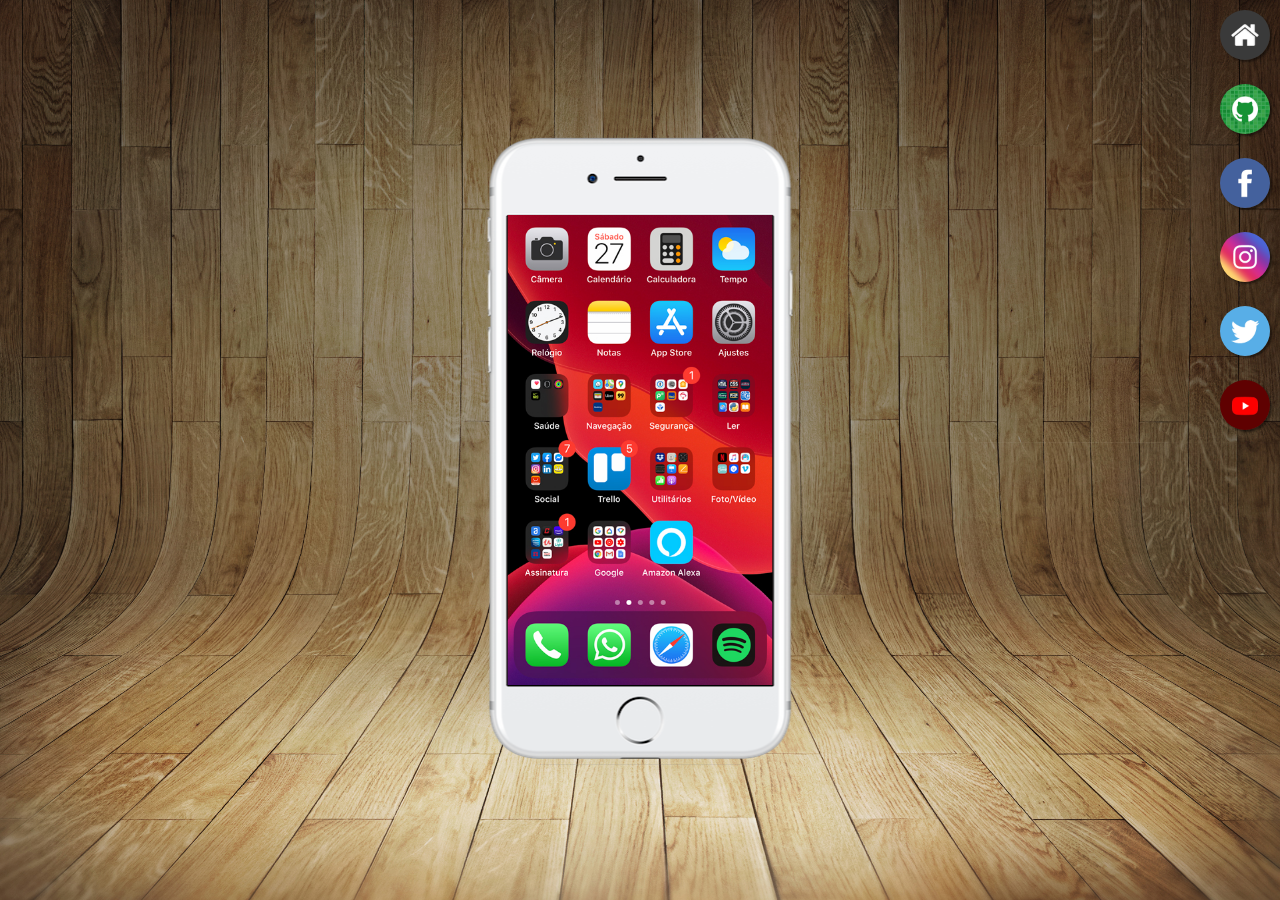
<file: index.html>
<!DOCTYPE html>
<html lang="pt-br">

<head>
    <meta charset="UTF-8">
    <meta name="viewport" content="width=device-width, initial-scale=1.0">
    <link rel="shortcut icon" href="favicon.ico" type="image/x-icon">
    <link rel="stylesheet" href="estilo/style.css">
    <title>Projeto redes Sociais</title>
</head>

<body>

    <main>
        <section id="telefone">
            <iframe src="home.html" name="tela" id="tela" frameborder="0">
                Seu navegador não e compativel com isso
            </iframe>
        </section>

        <section id="redes-sociais">
            <a href="home.html" target="tela">
                <img src="imagens/logo-home.jpg" alt="">
            </a>
            <a href="github.html" target="tela">
                <img src="imagens/logo-github.jpg" alt="">
            </a>
            <a href="facebook.html" target="tela">
                <img src="imagens/logo-facebook.jpg" alt="">
            </a>
            <a href="instagram.html" target="tela">
                <img src="imagens/logo-instagram.jpg" alt="">
            </a>
            <a href="#" target="tela">
                <img src="imagens/logo-twitter.jpg" alt="">
            </a>
            <a href="youtube.html" target="tela">
                <img src="imagens/logo-youtube.jpg" alt="">
            </a>
        </section>
    </main>

</body>

</html>
</file>
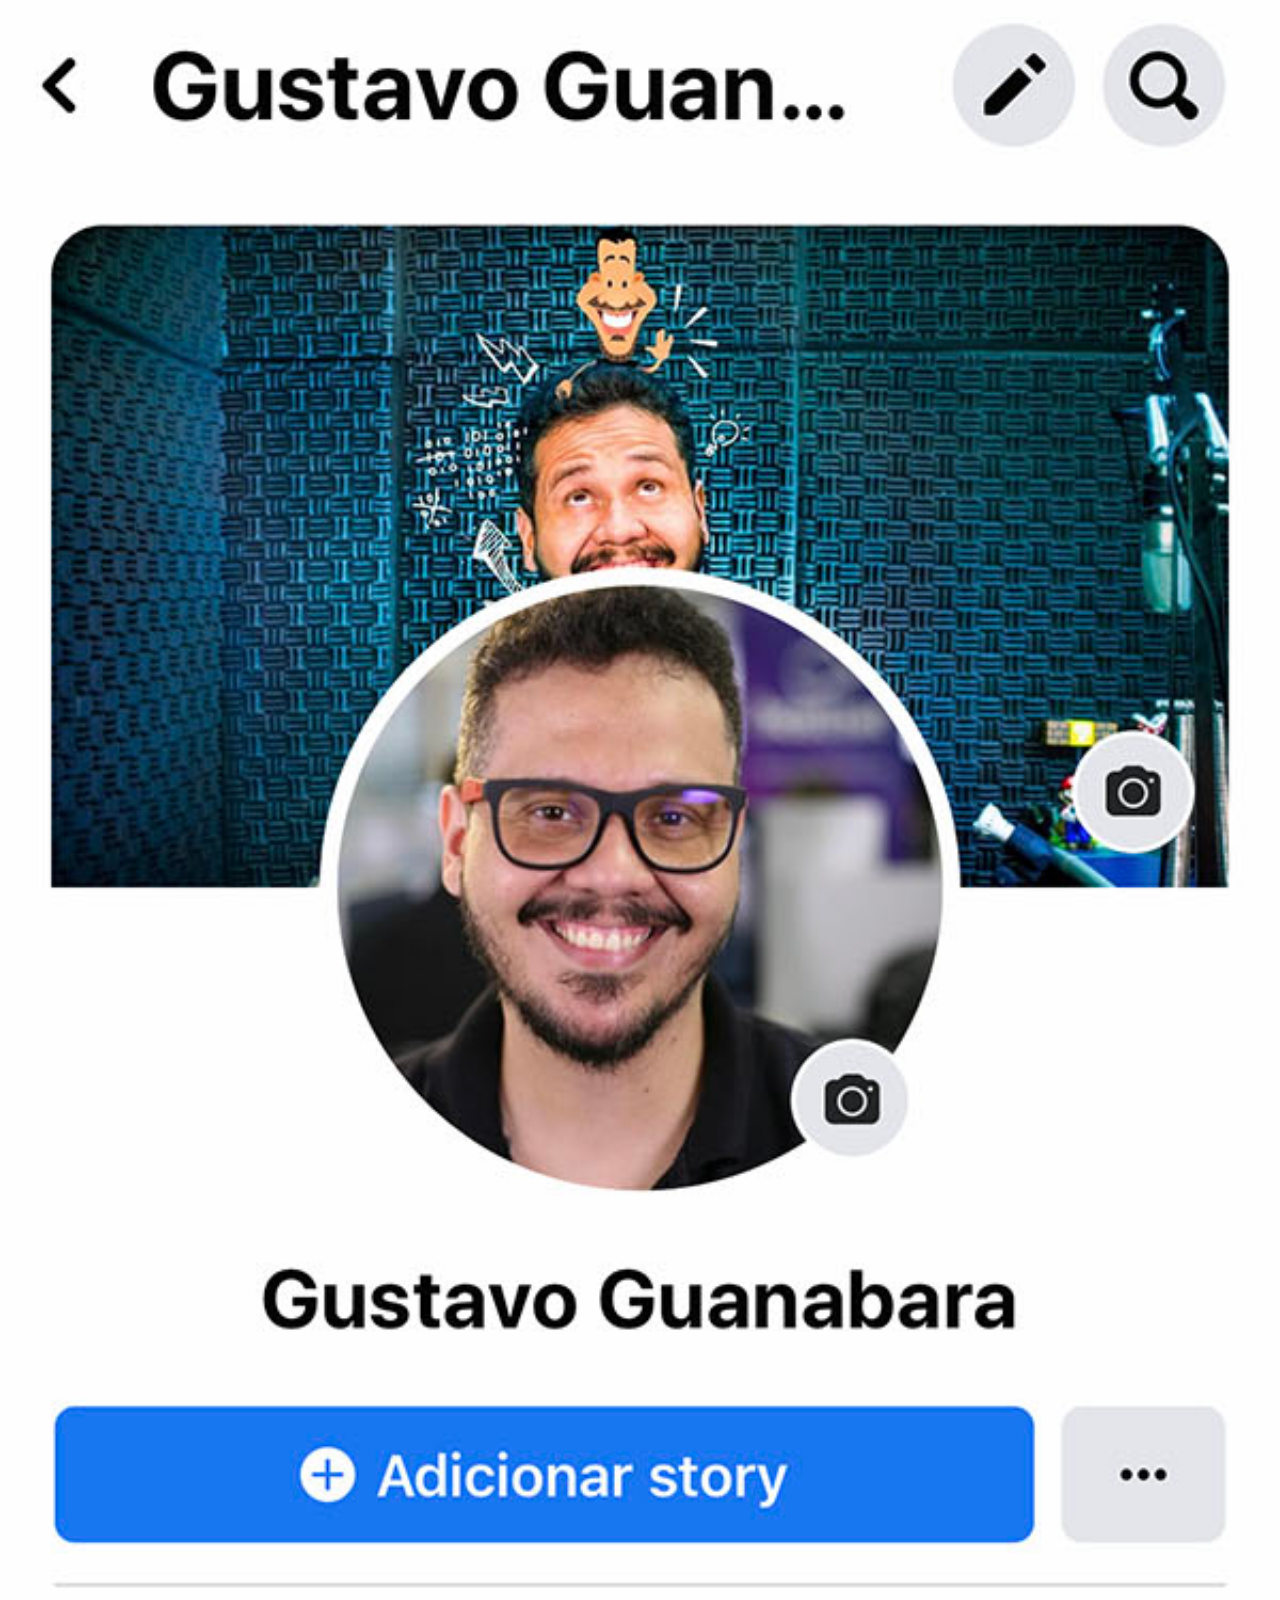
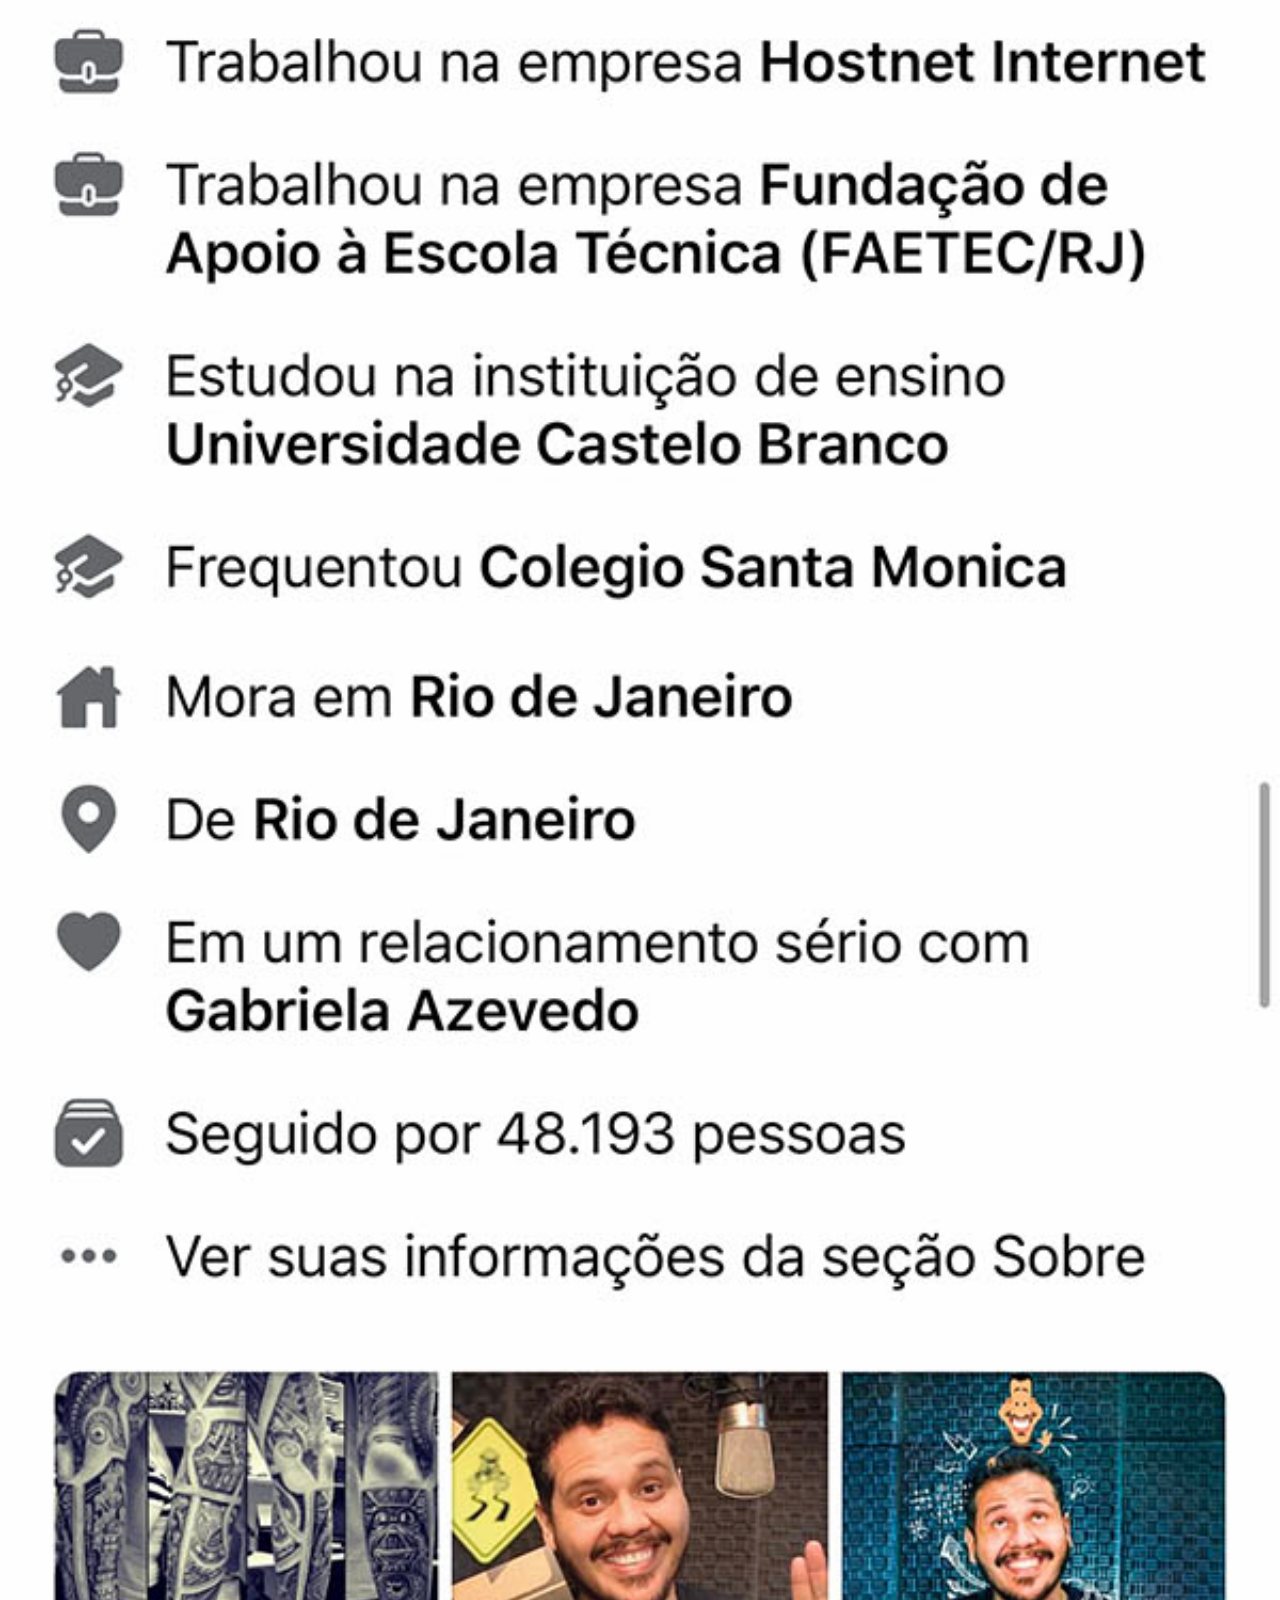
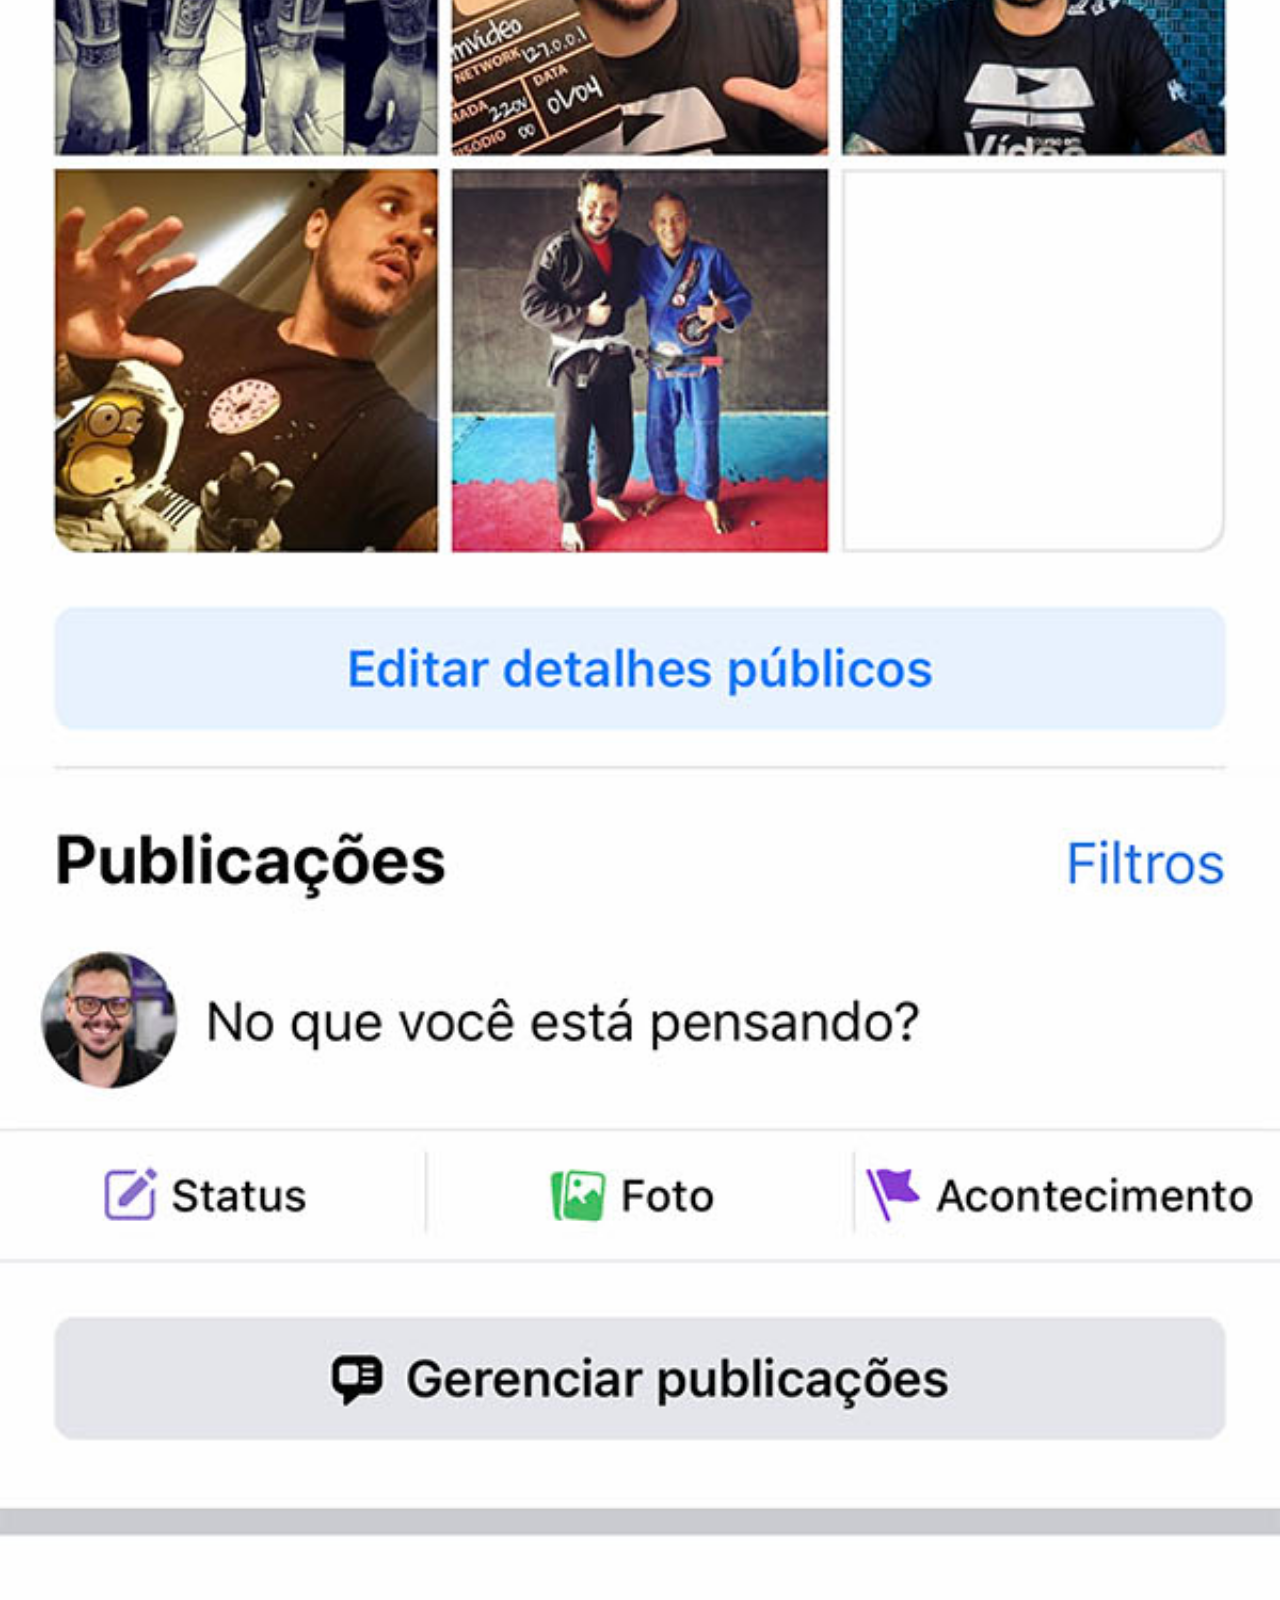
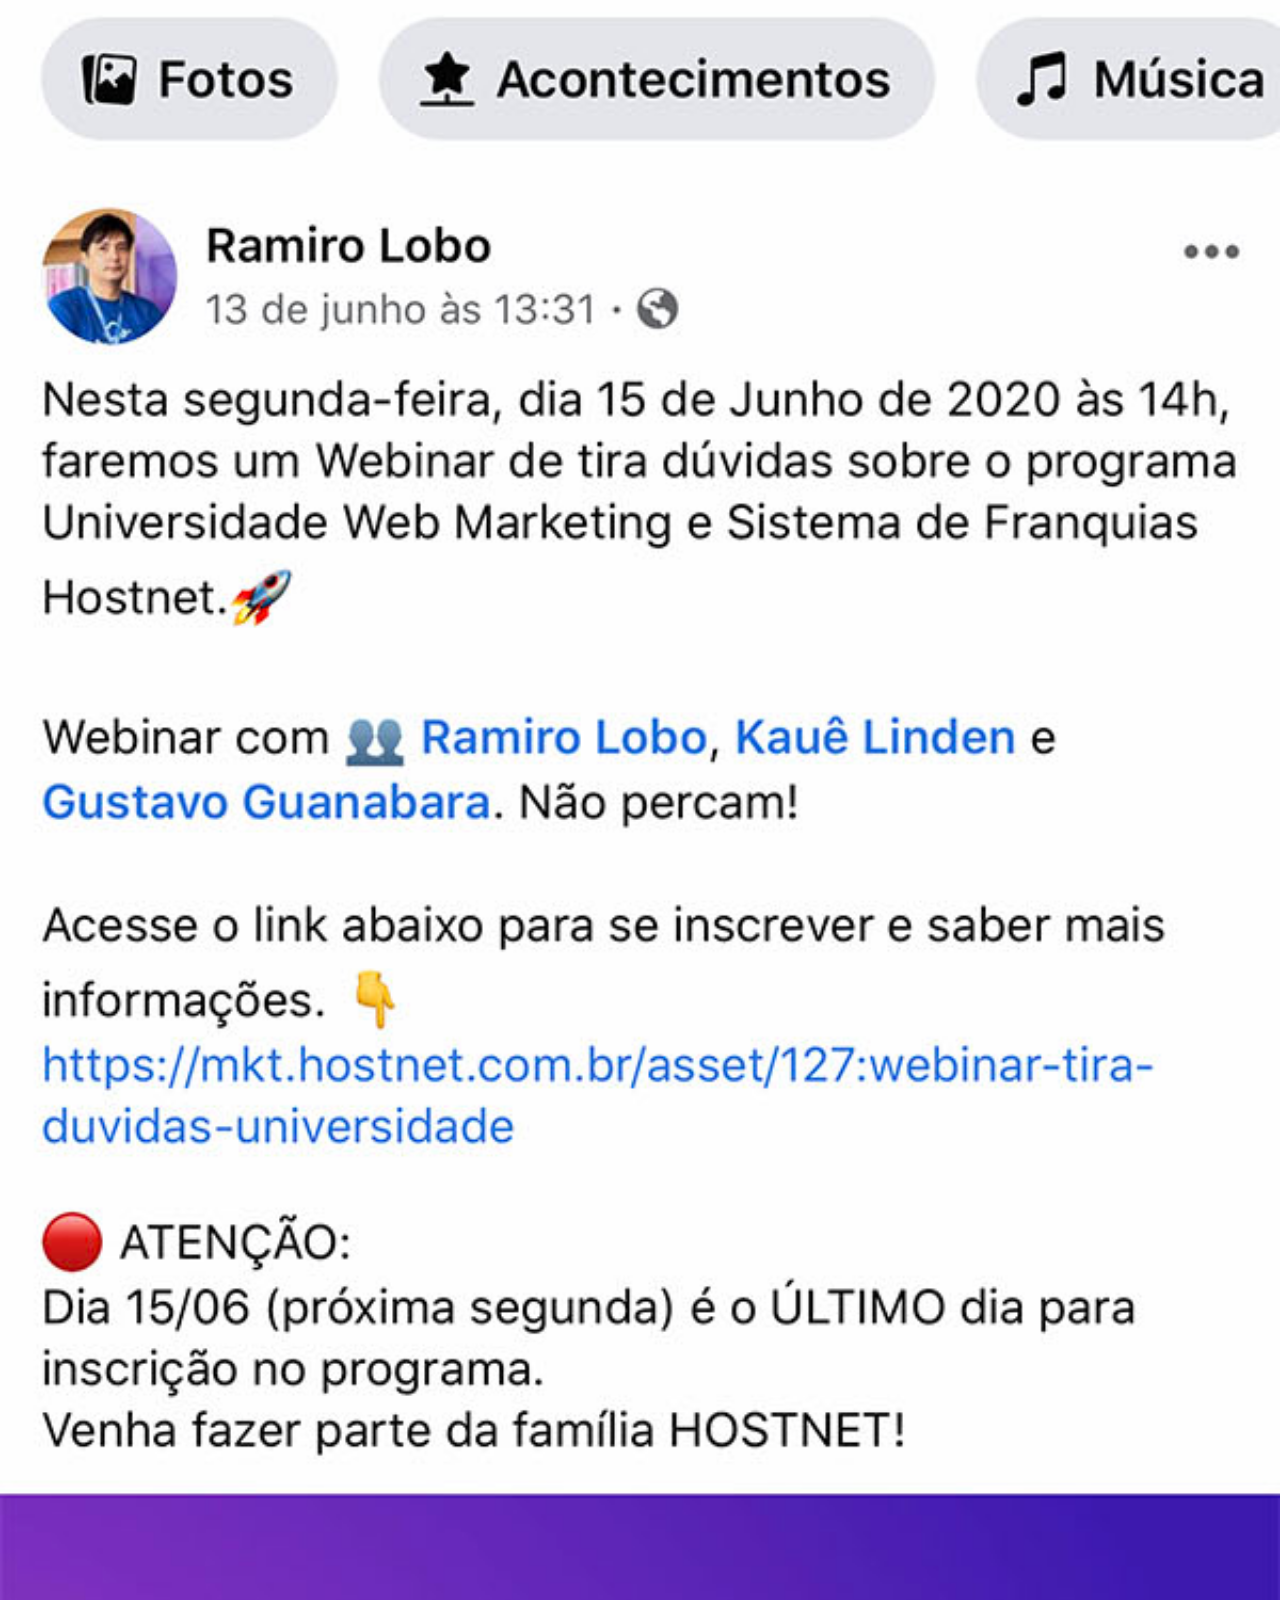
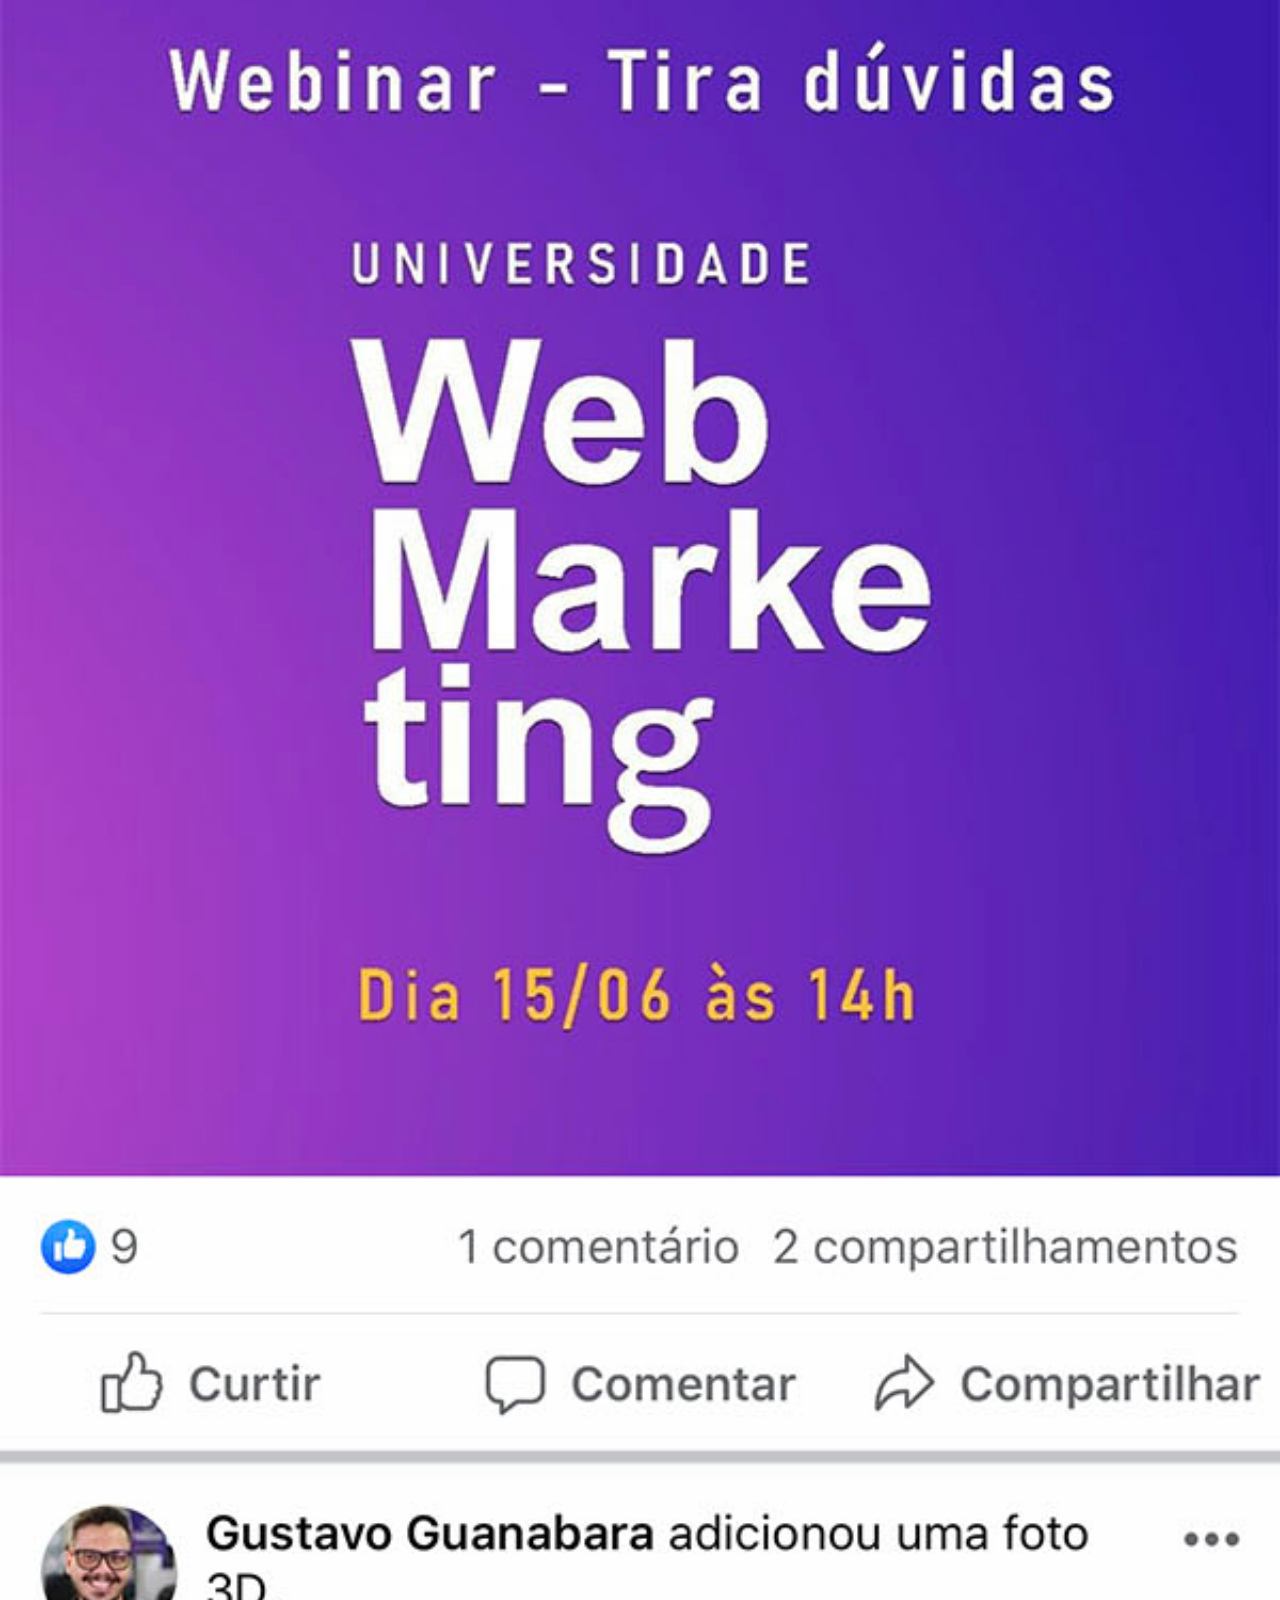
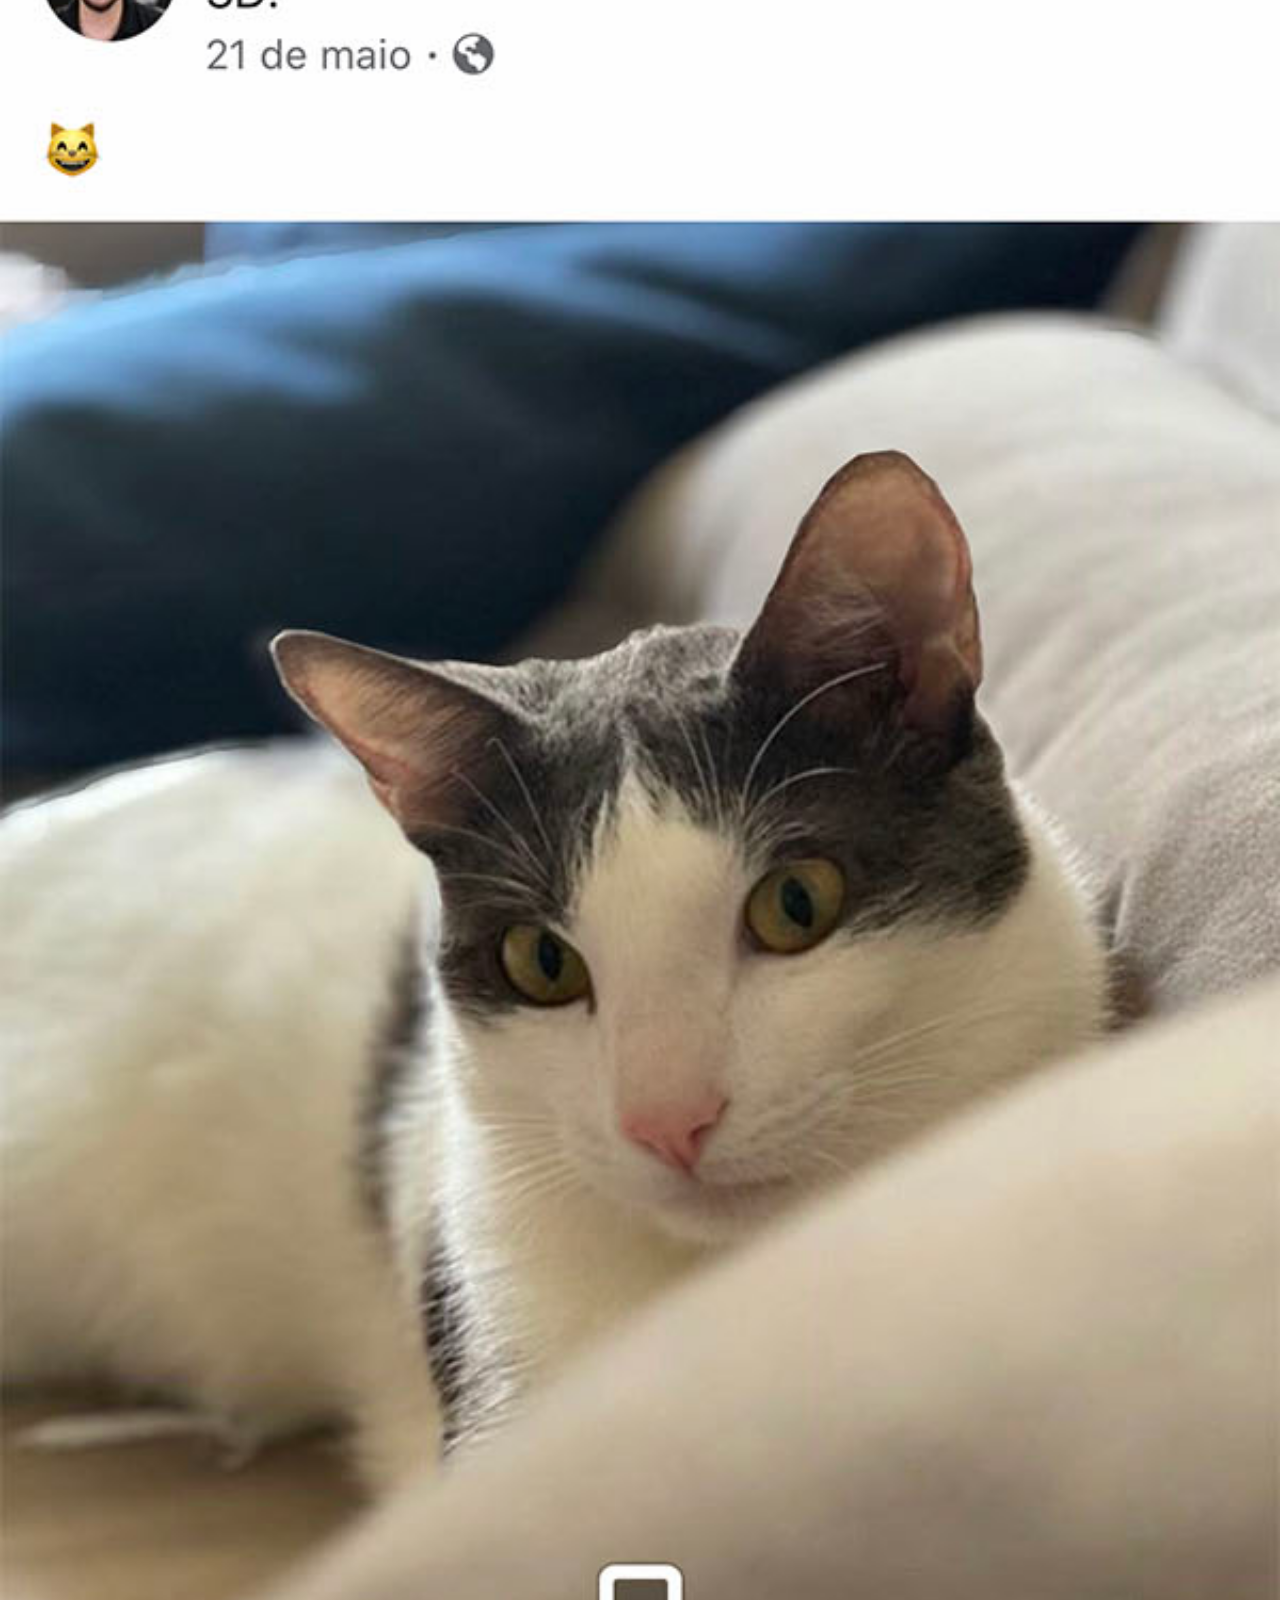
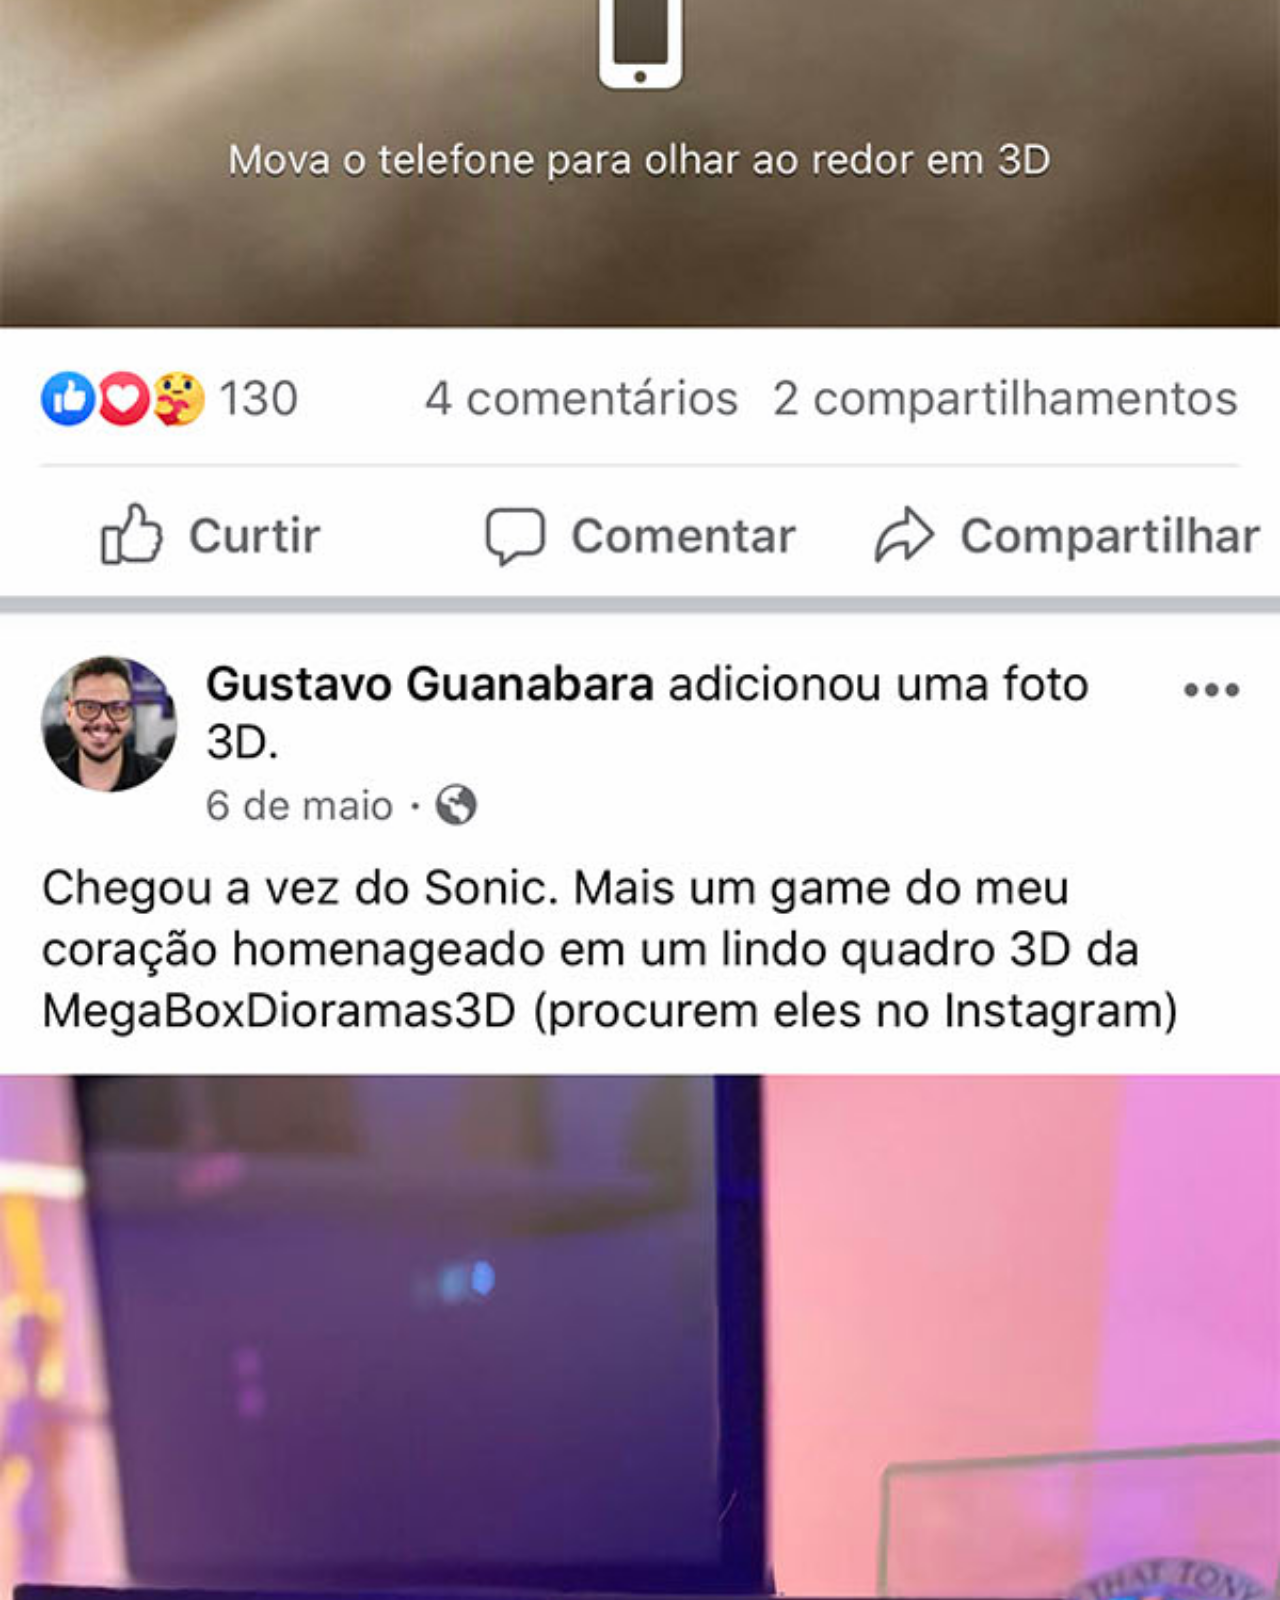
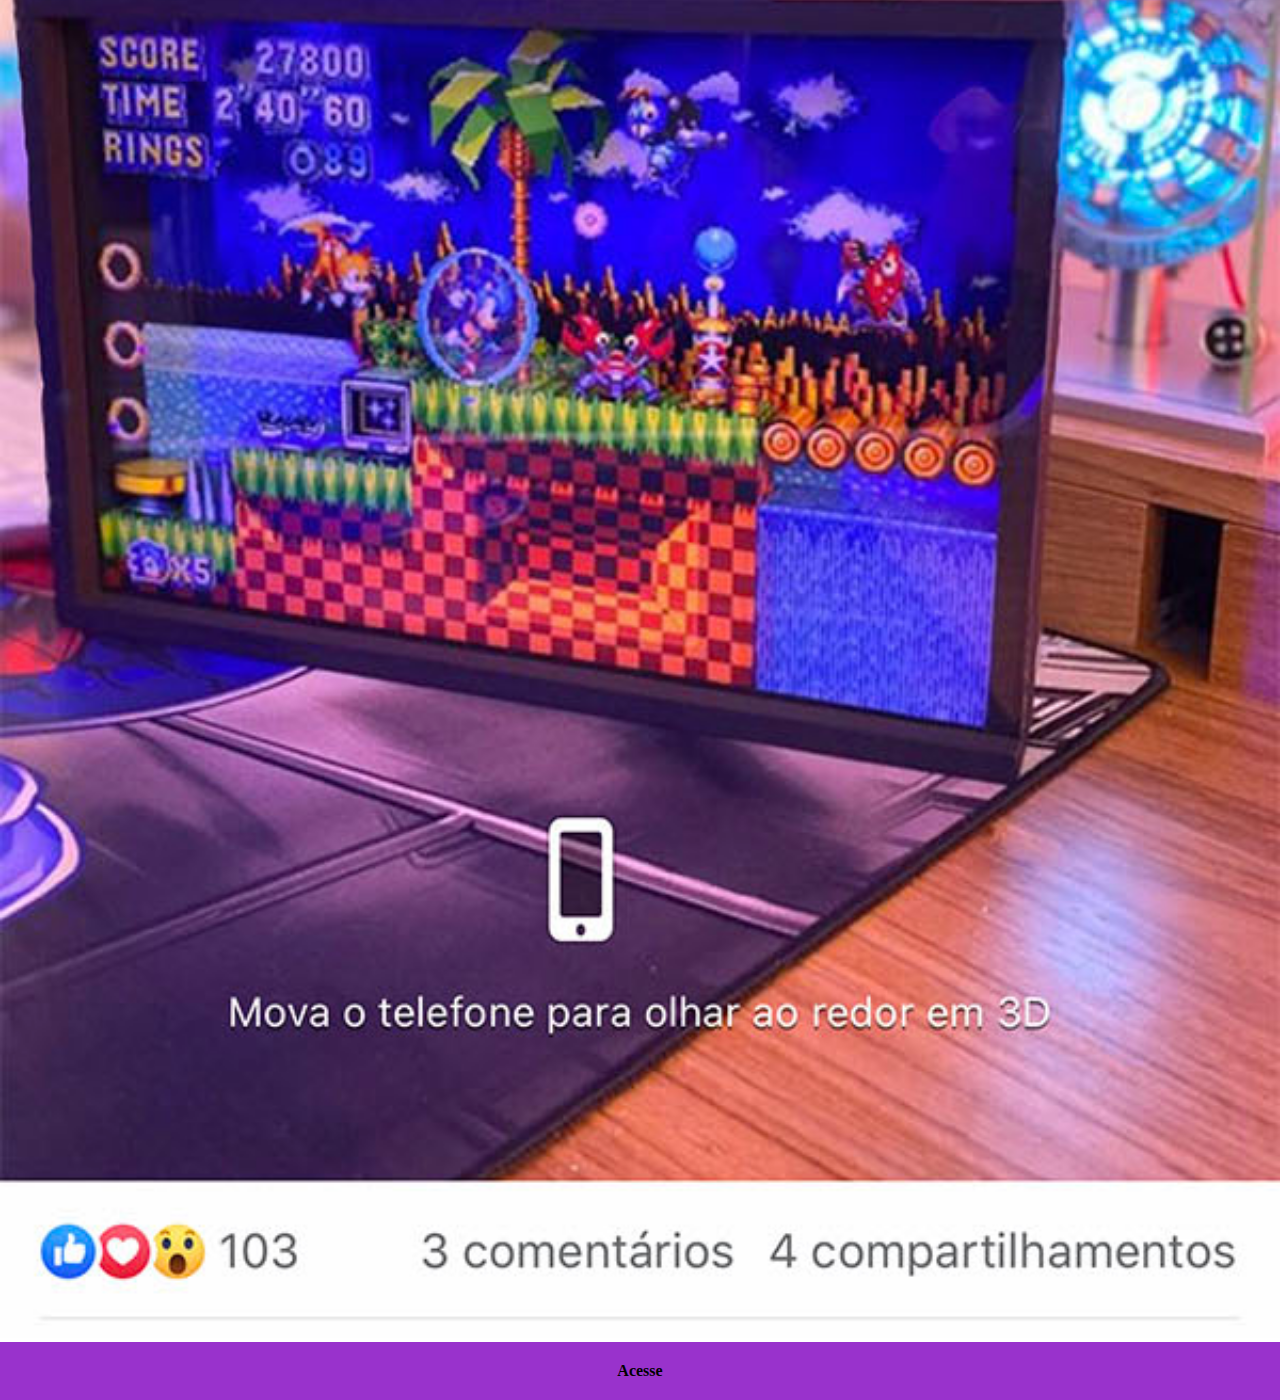
<file: facebook.html>
<!DOCTYPE html>
<html lang="en">

<head>
    <meta charset="UTF-8">
    <meta name="viewport" content="width=device-width, initial-scale=1.0">
    <title>Facebook</title>
    <link rel="stylesheet" href="estilo/social.css">
</head>

<body>
    <img src="imagens/tela-facebook.jpg" alt="">
    <a href="https://www.facebook.com/gustavoguanabara/" target="_blank">Acesse</a>
</body>

</html>
</file>
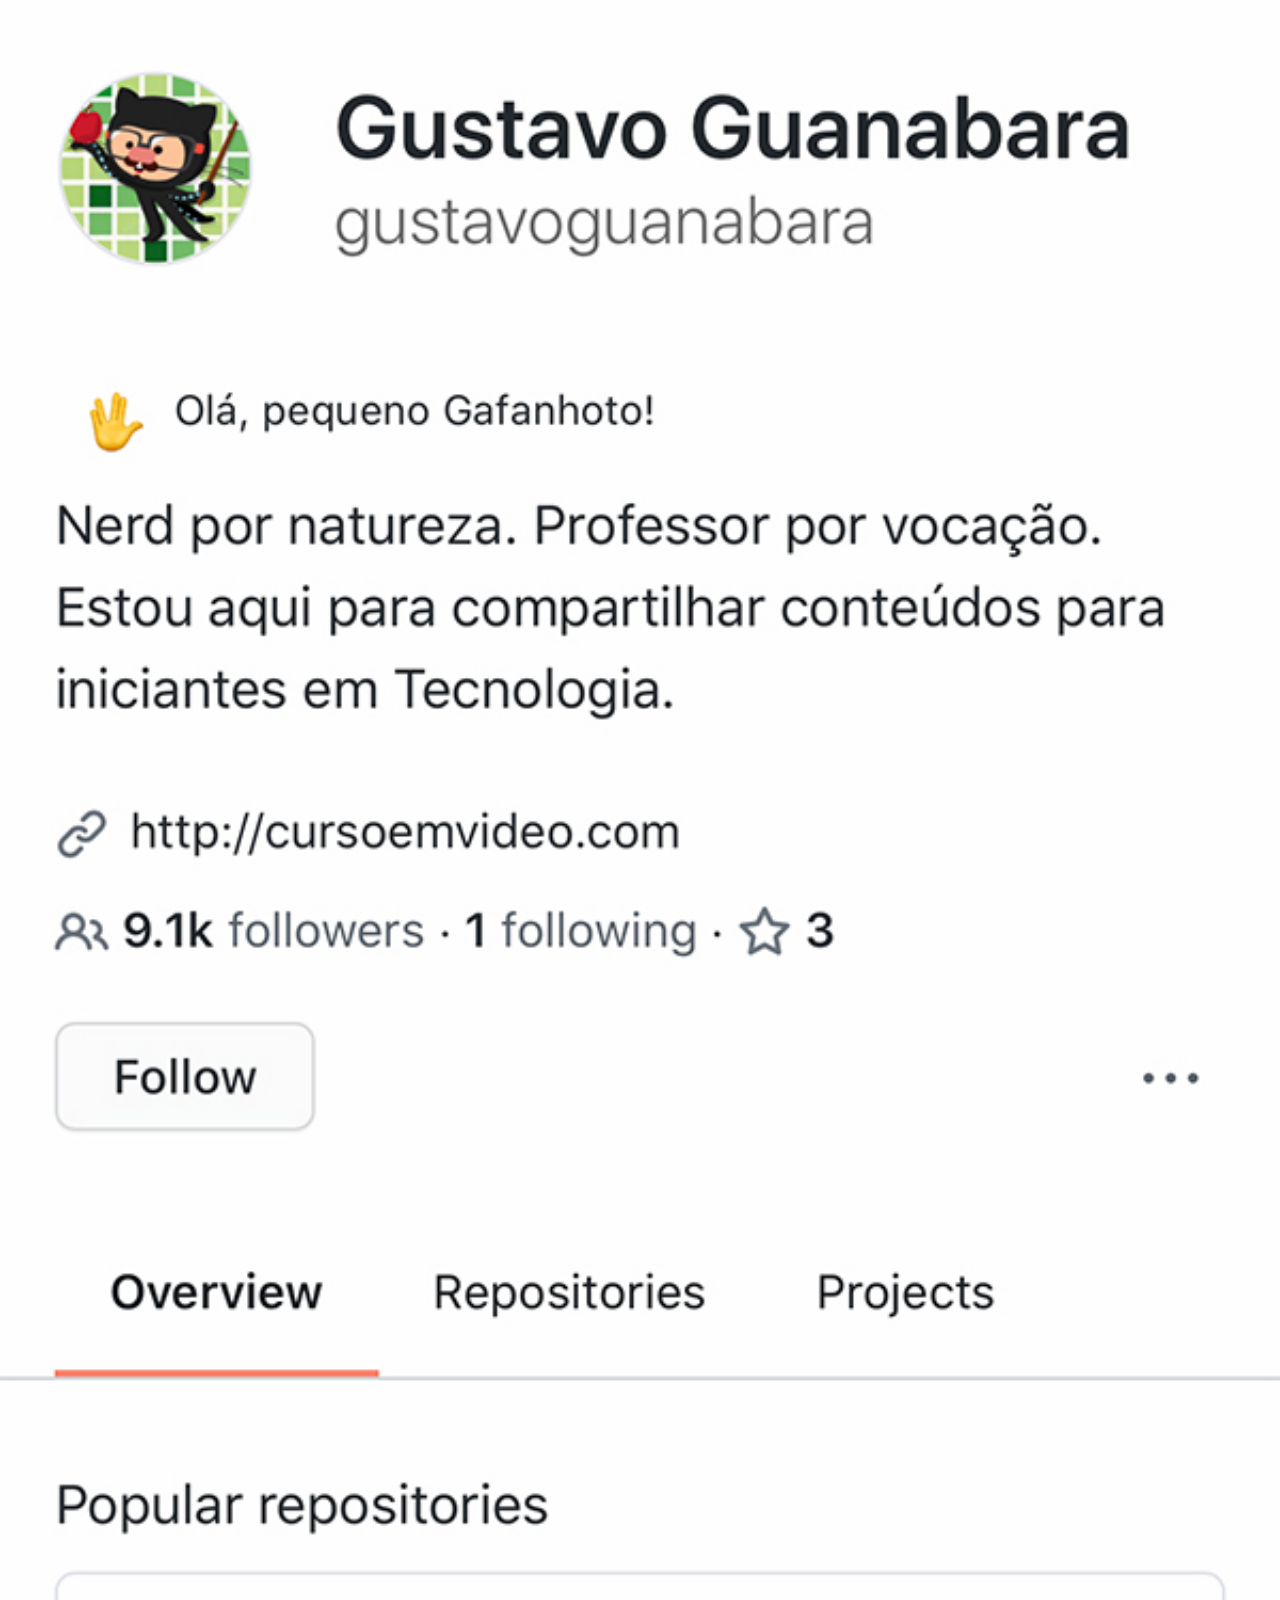
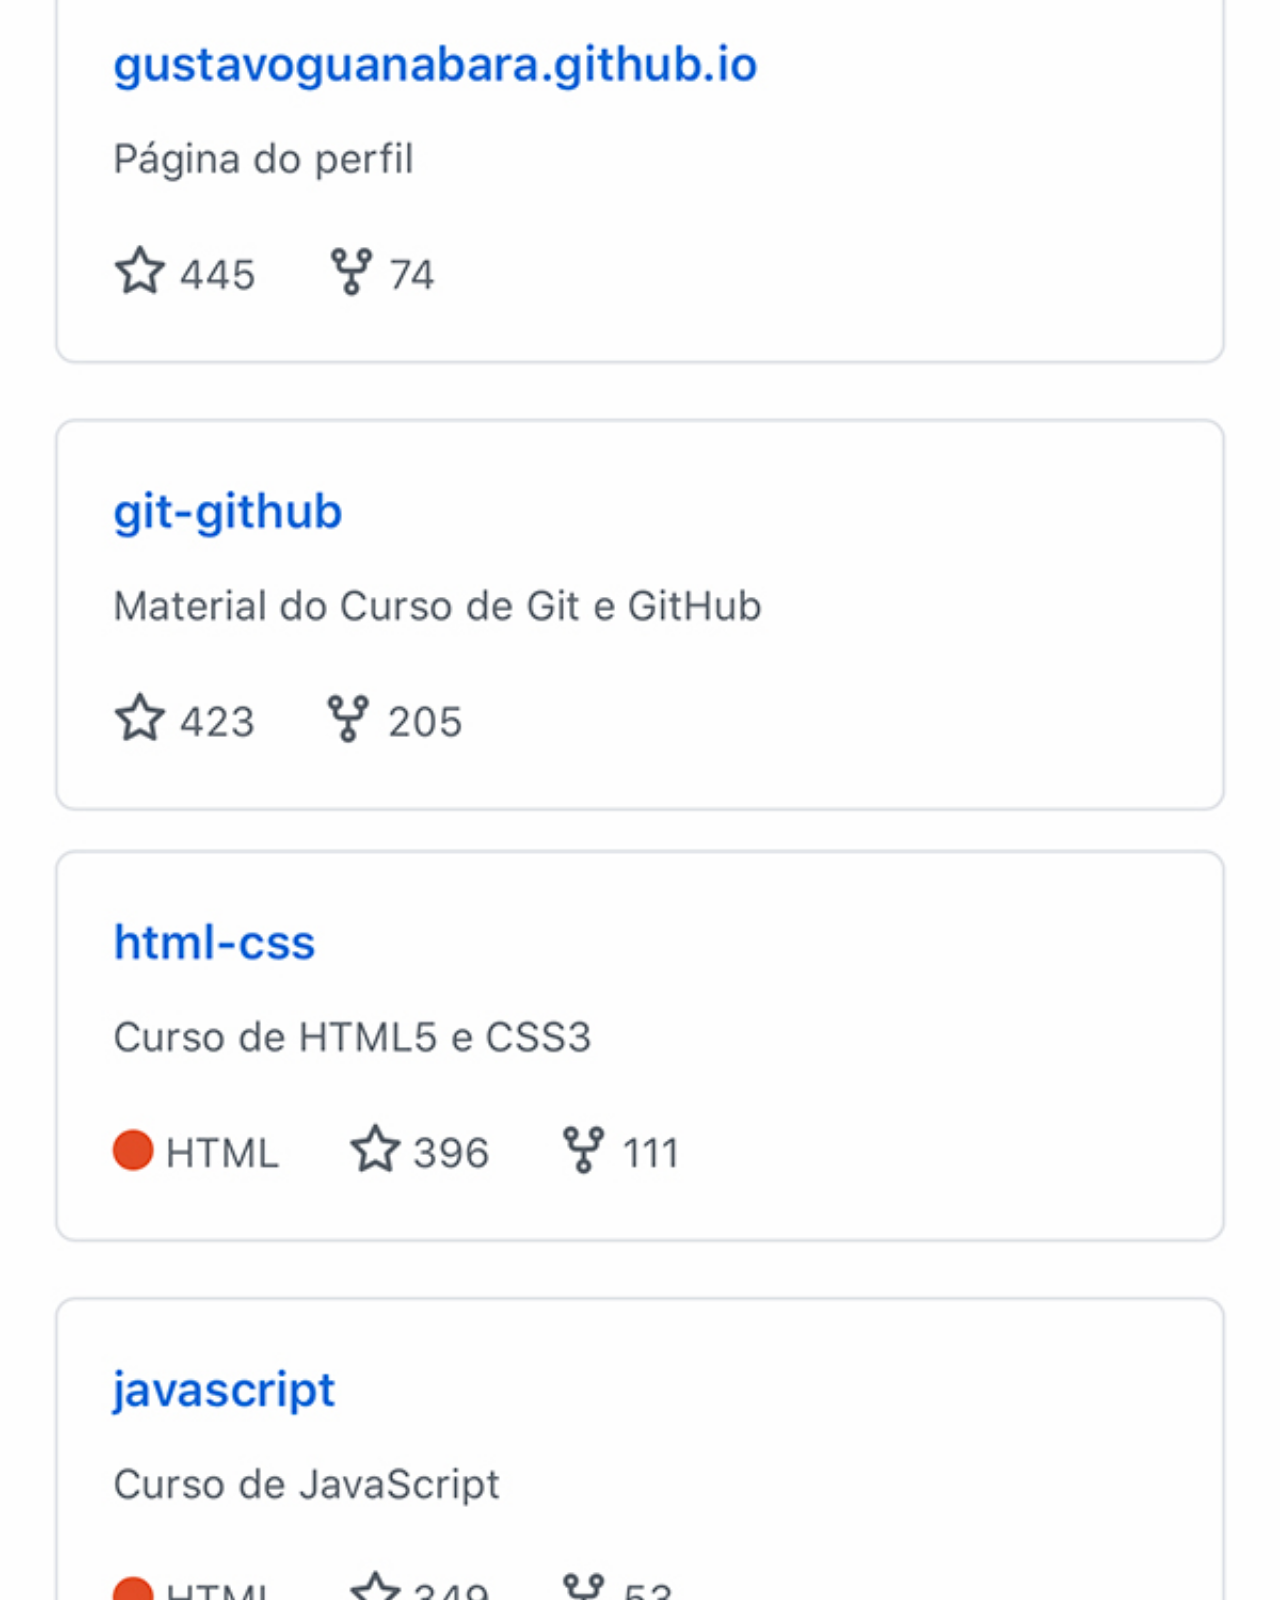
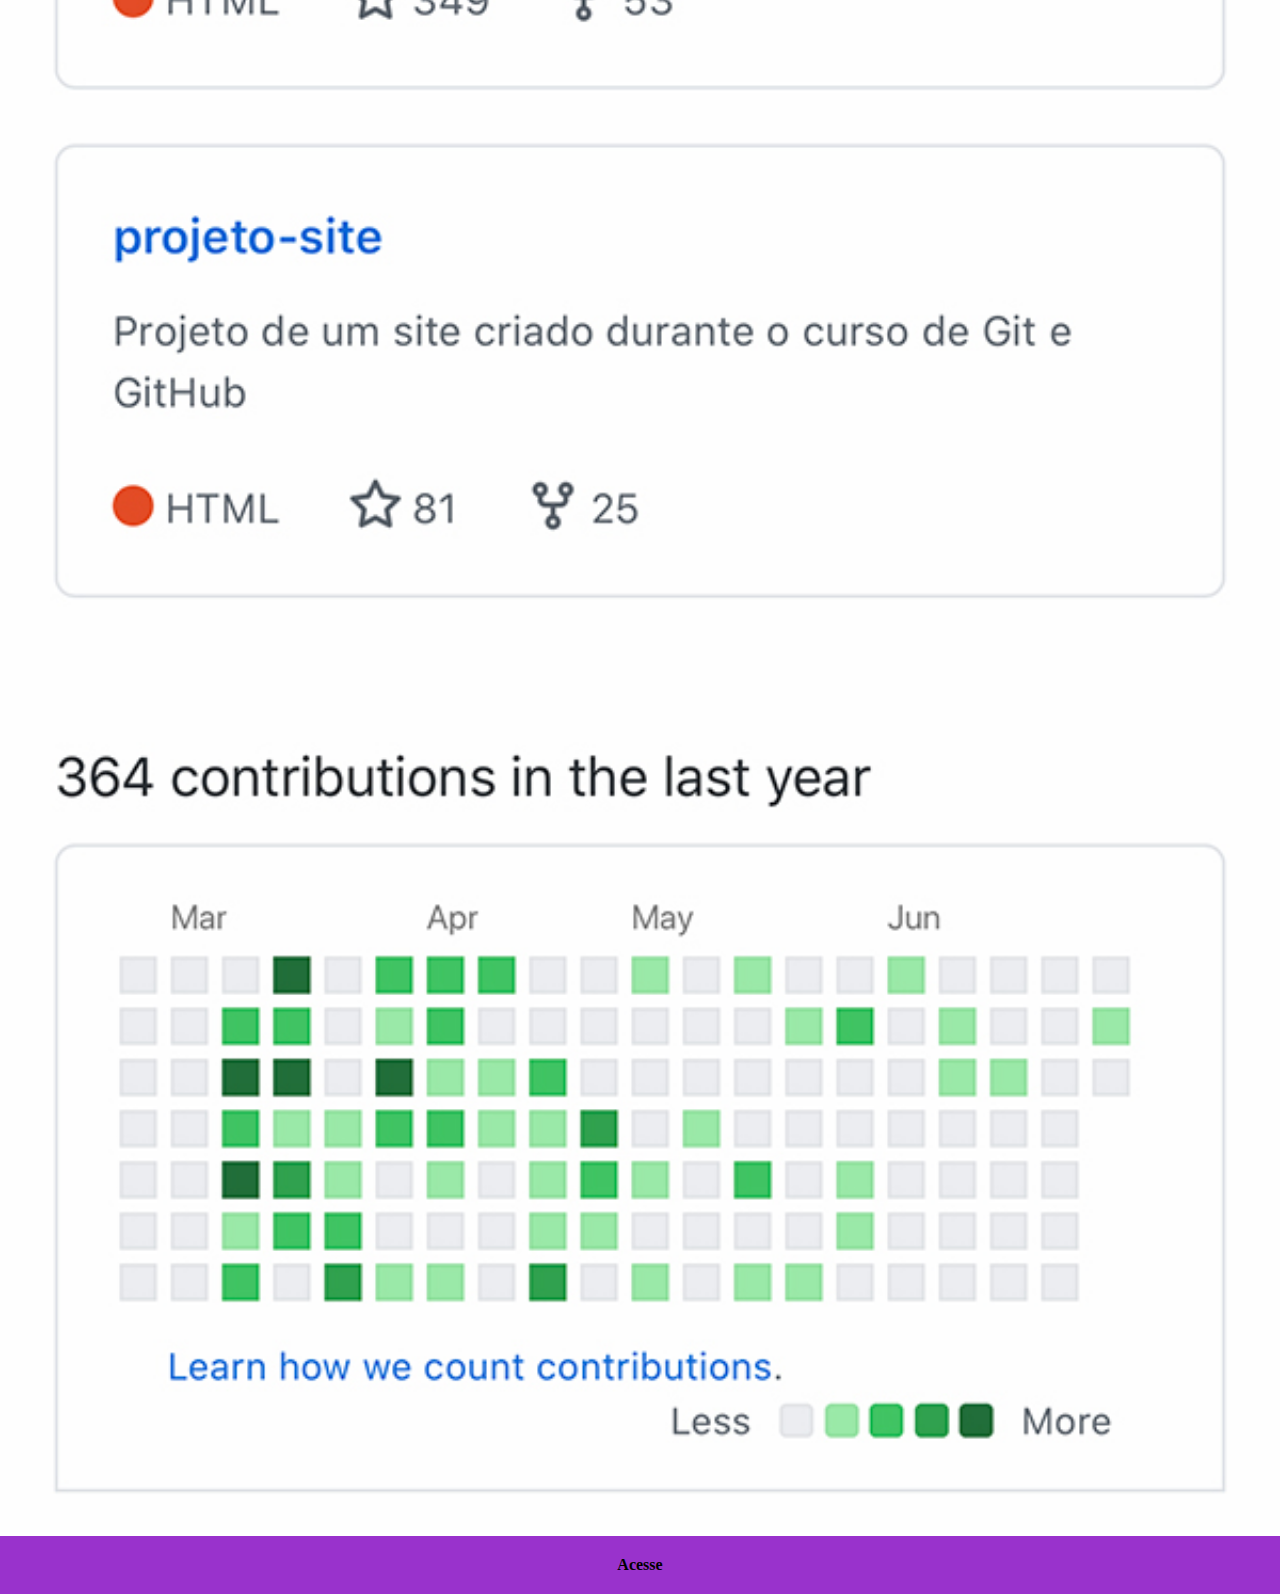
<file: github.html>
<!DOCTYPE html>
<html lang="en">

<head>
    <meta charset="UTF-8">
    <meta name="viewport" content="width=device-width, initial-scale=1.0">
    <title>Github</title>
    <link rel="stylesheet" href="estilo/social.css">
</head>

<body>
    <img src="imagens/tela-github.jpg" alt="Github">
    <a href="https://github.com/gustavoguanabara/" target="_blank">Acesse</a>
</body>

</html>
</file>
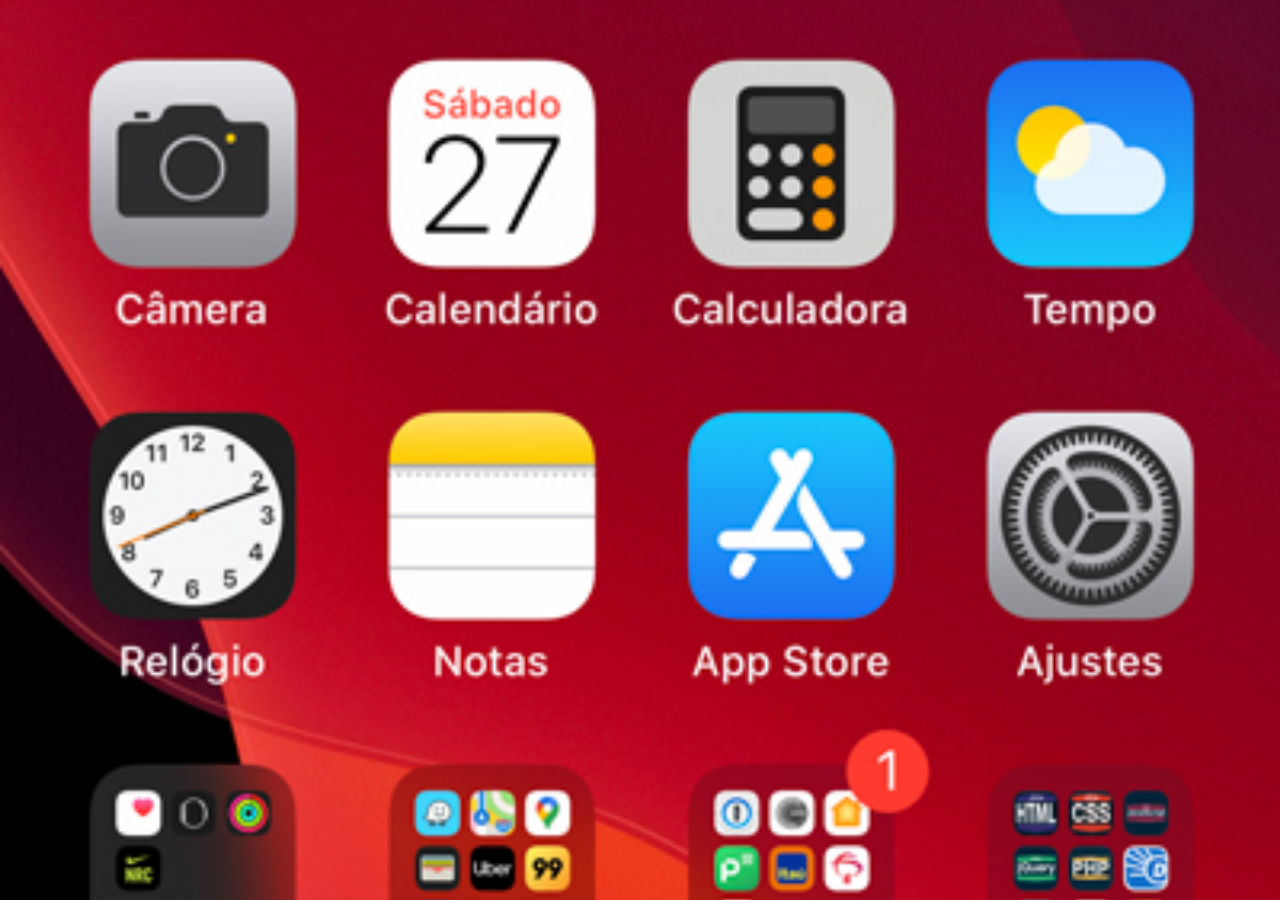
<file: home.html>
<!DOCTYPE html>
<html lang="pt-br">
<head>
    <meta charset="UTF-8">
    <meta name="viewport" content="width=device-width, initial-scale=1.0">
    <title>Home</title>
</head>

<style>

    *{
        margin: 0;
        padding: 0;
    }

    body{
        width: 100dvw;
        height: 100vh;
        background: black url(imagens/tela-home.jpg) no-repeat top center;
        background-size: cover;
    }
</style>
<body>
    
</body>
</html>
</file>
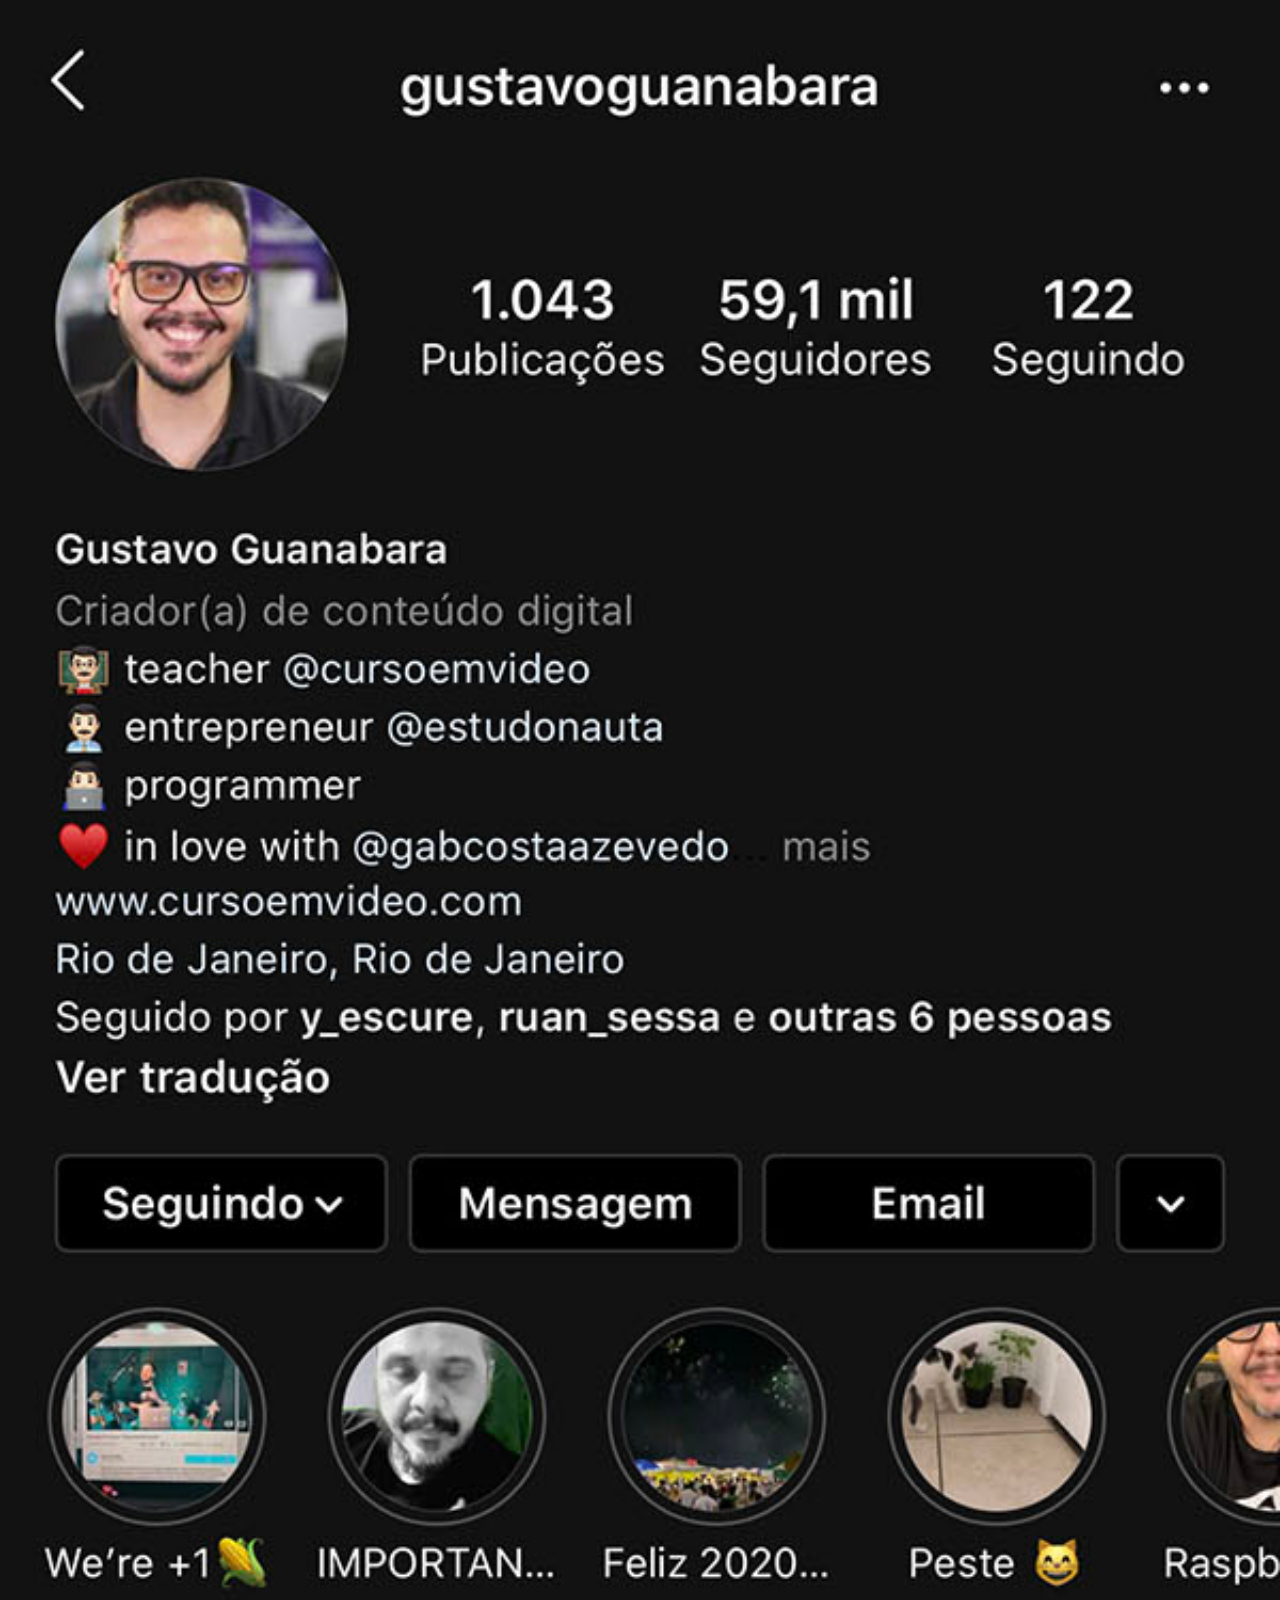
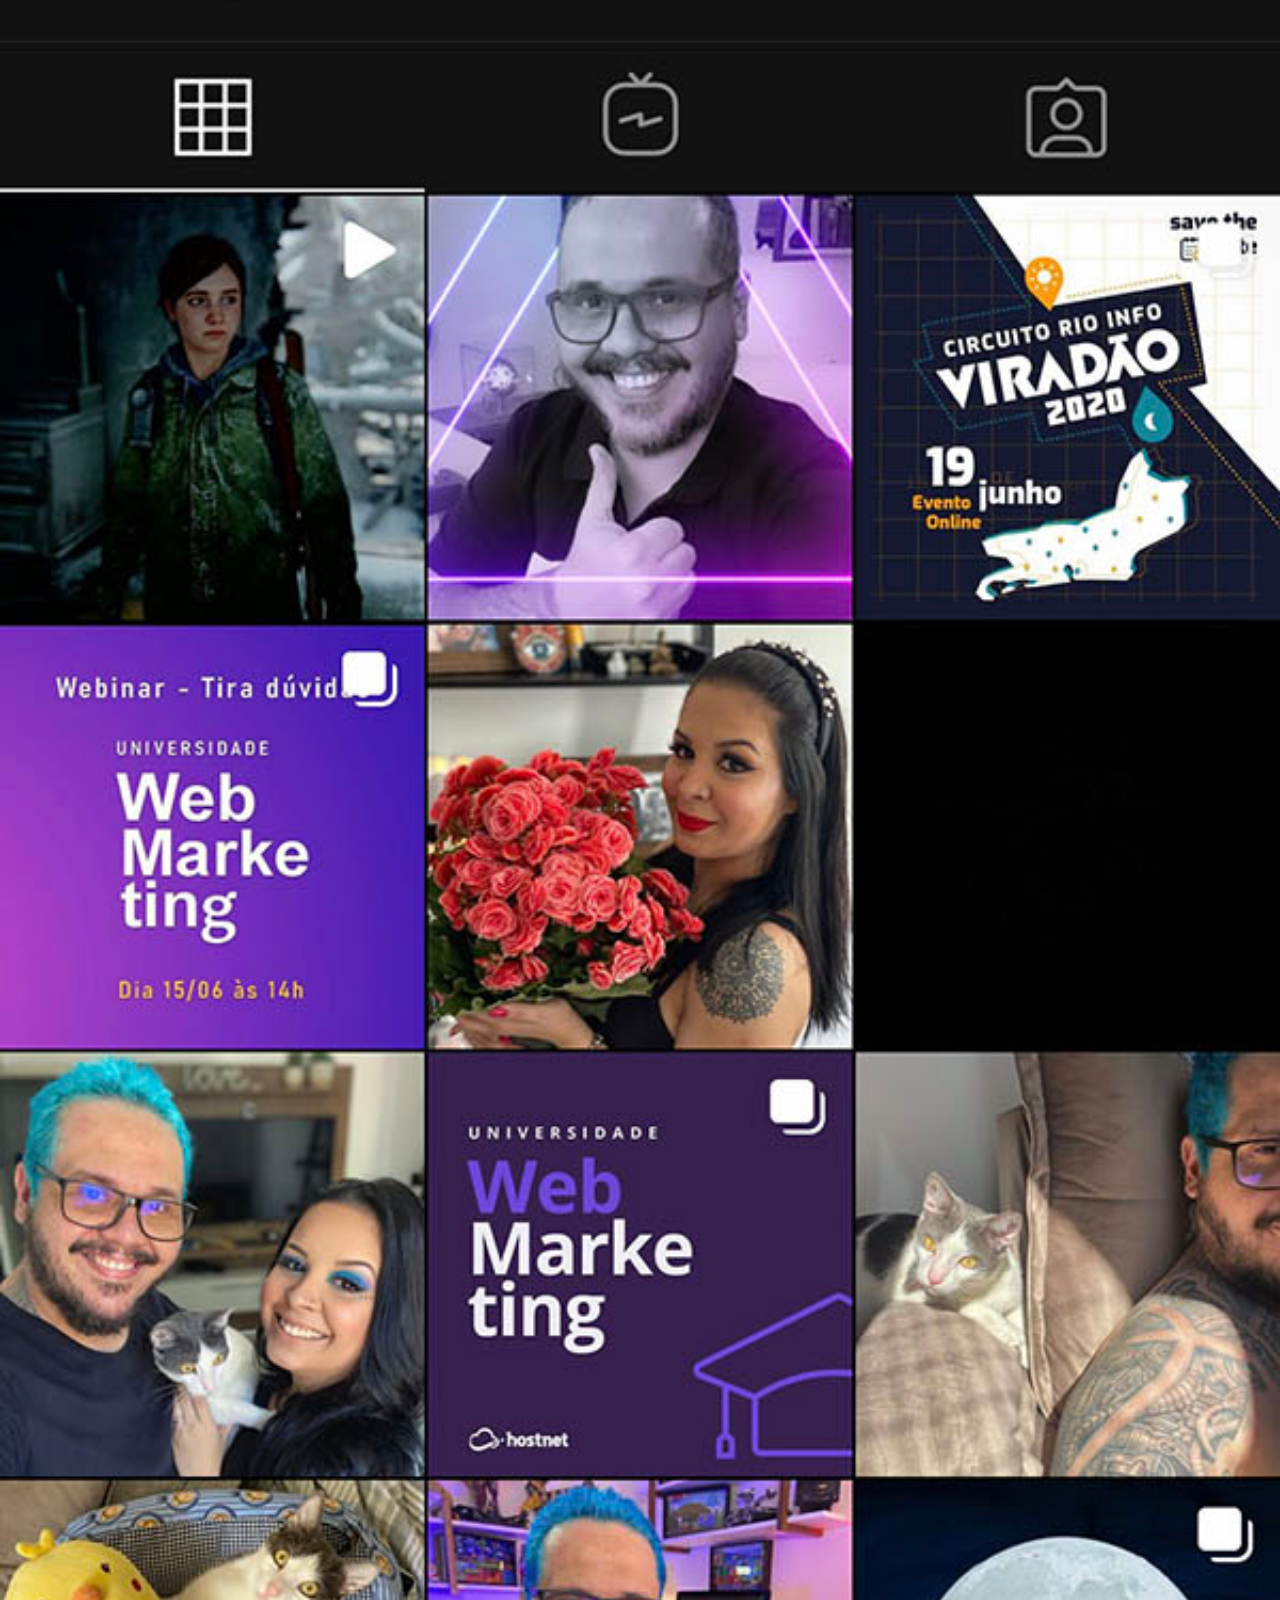
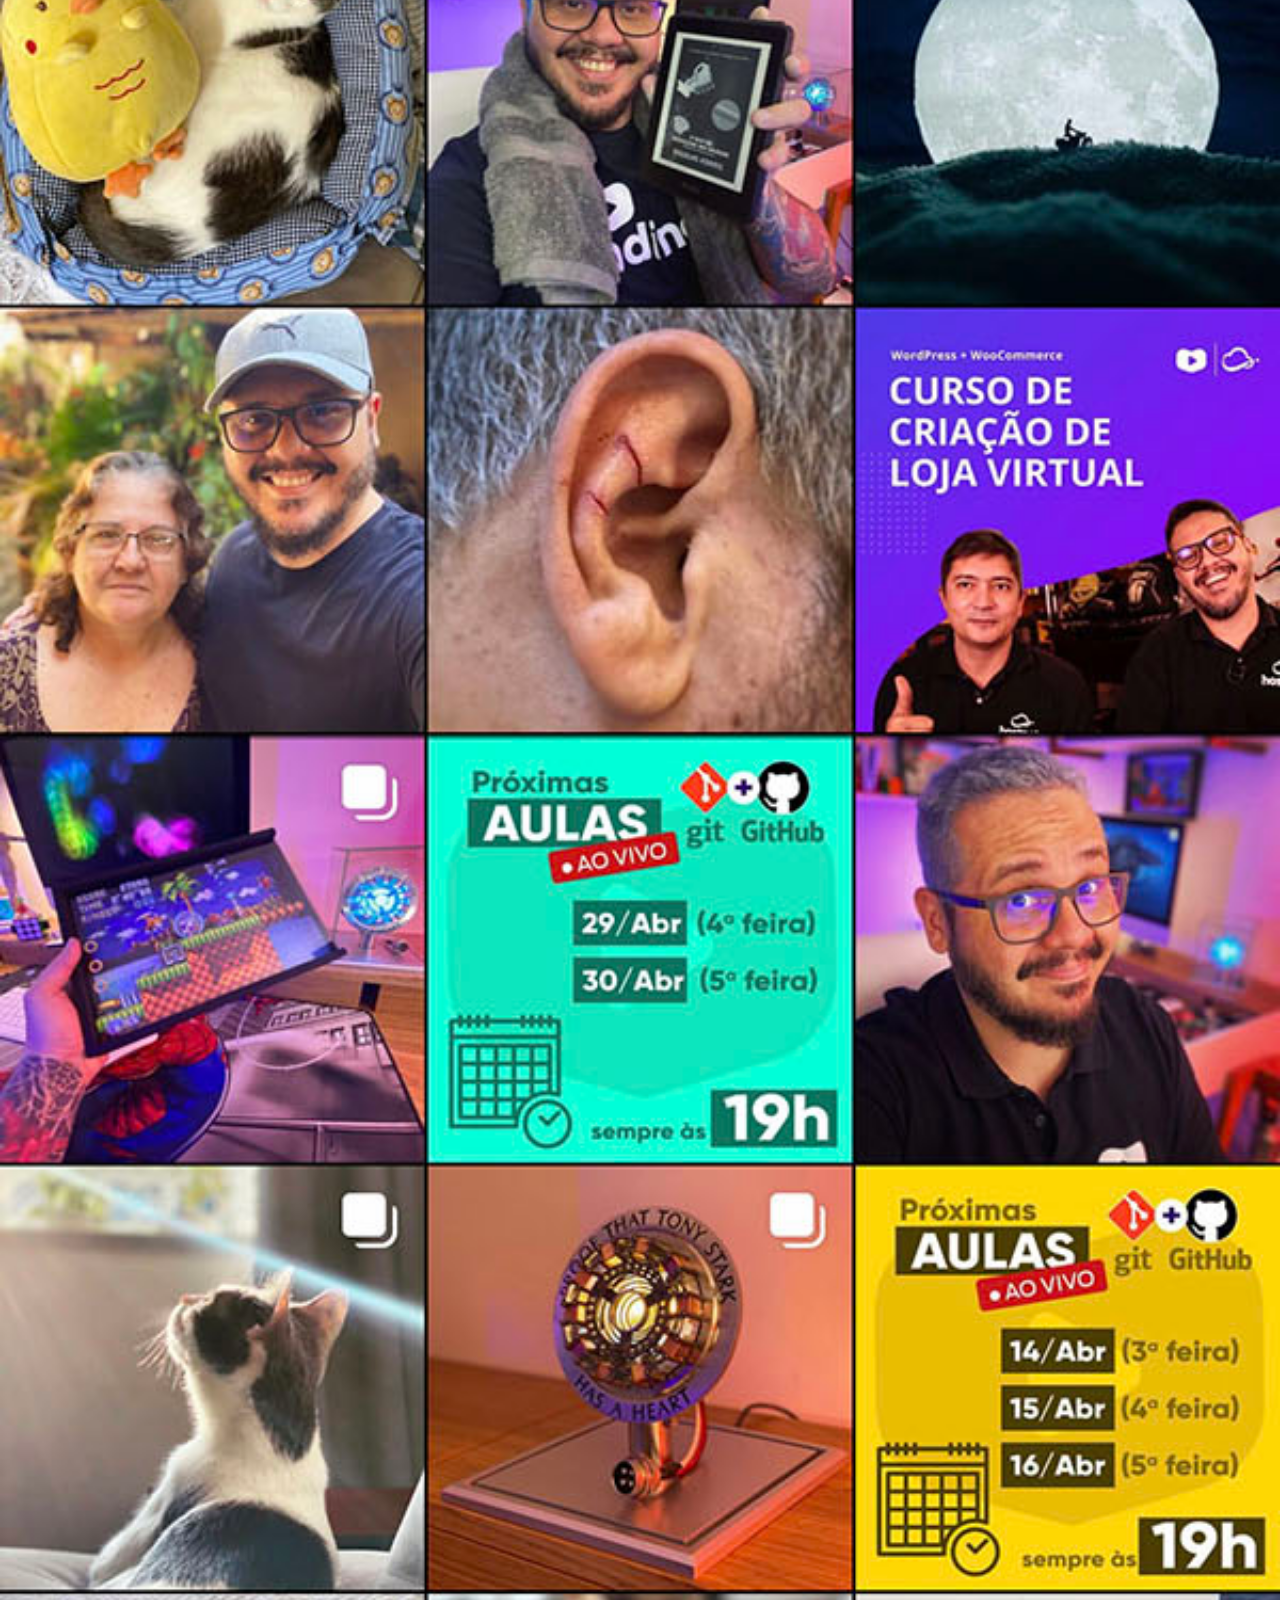
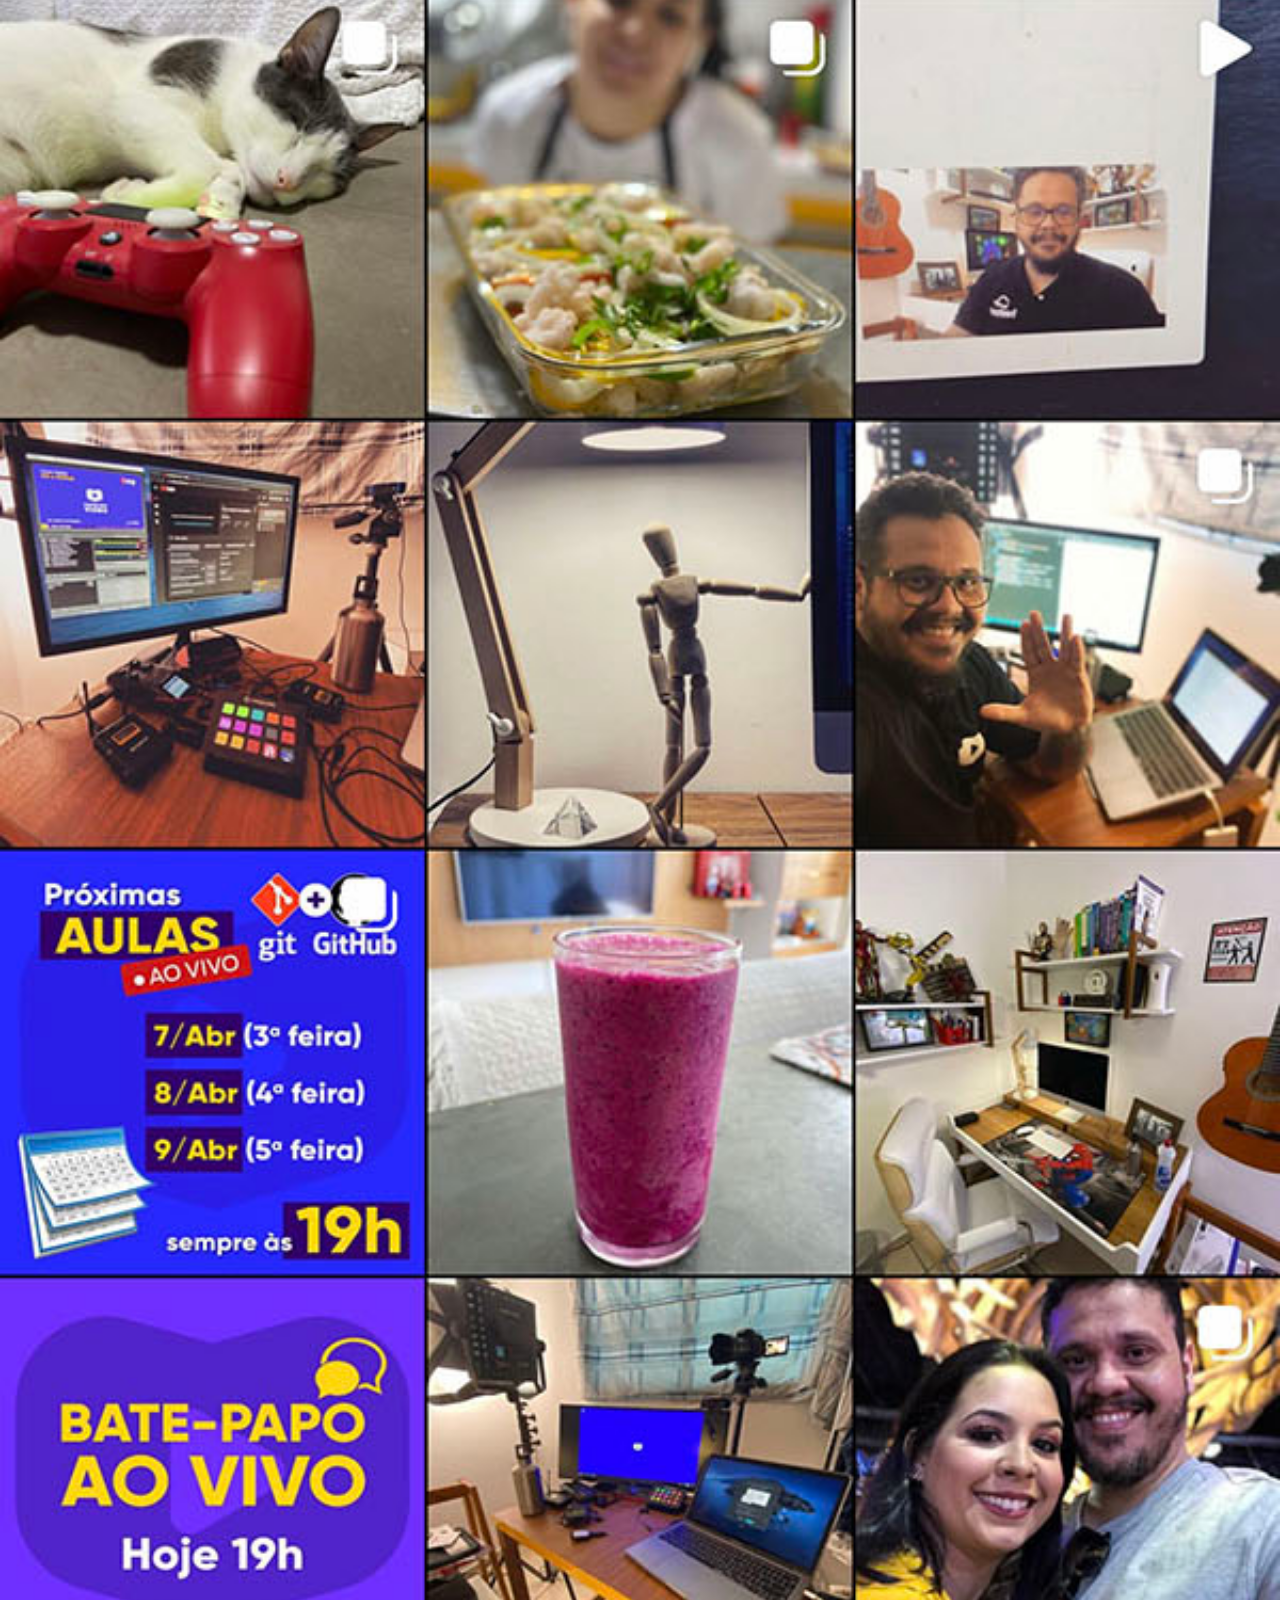
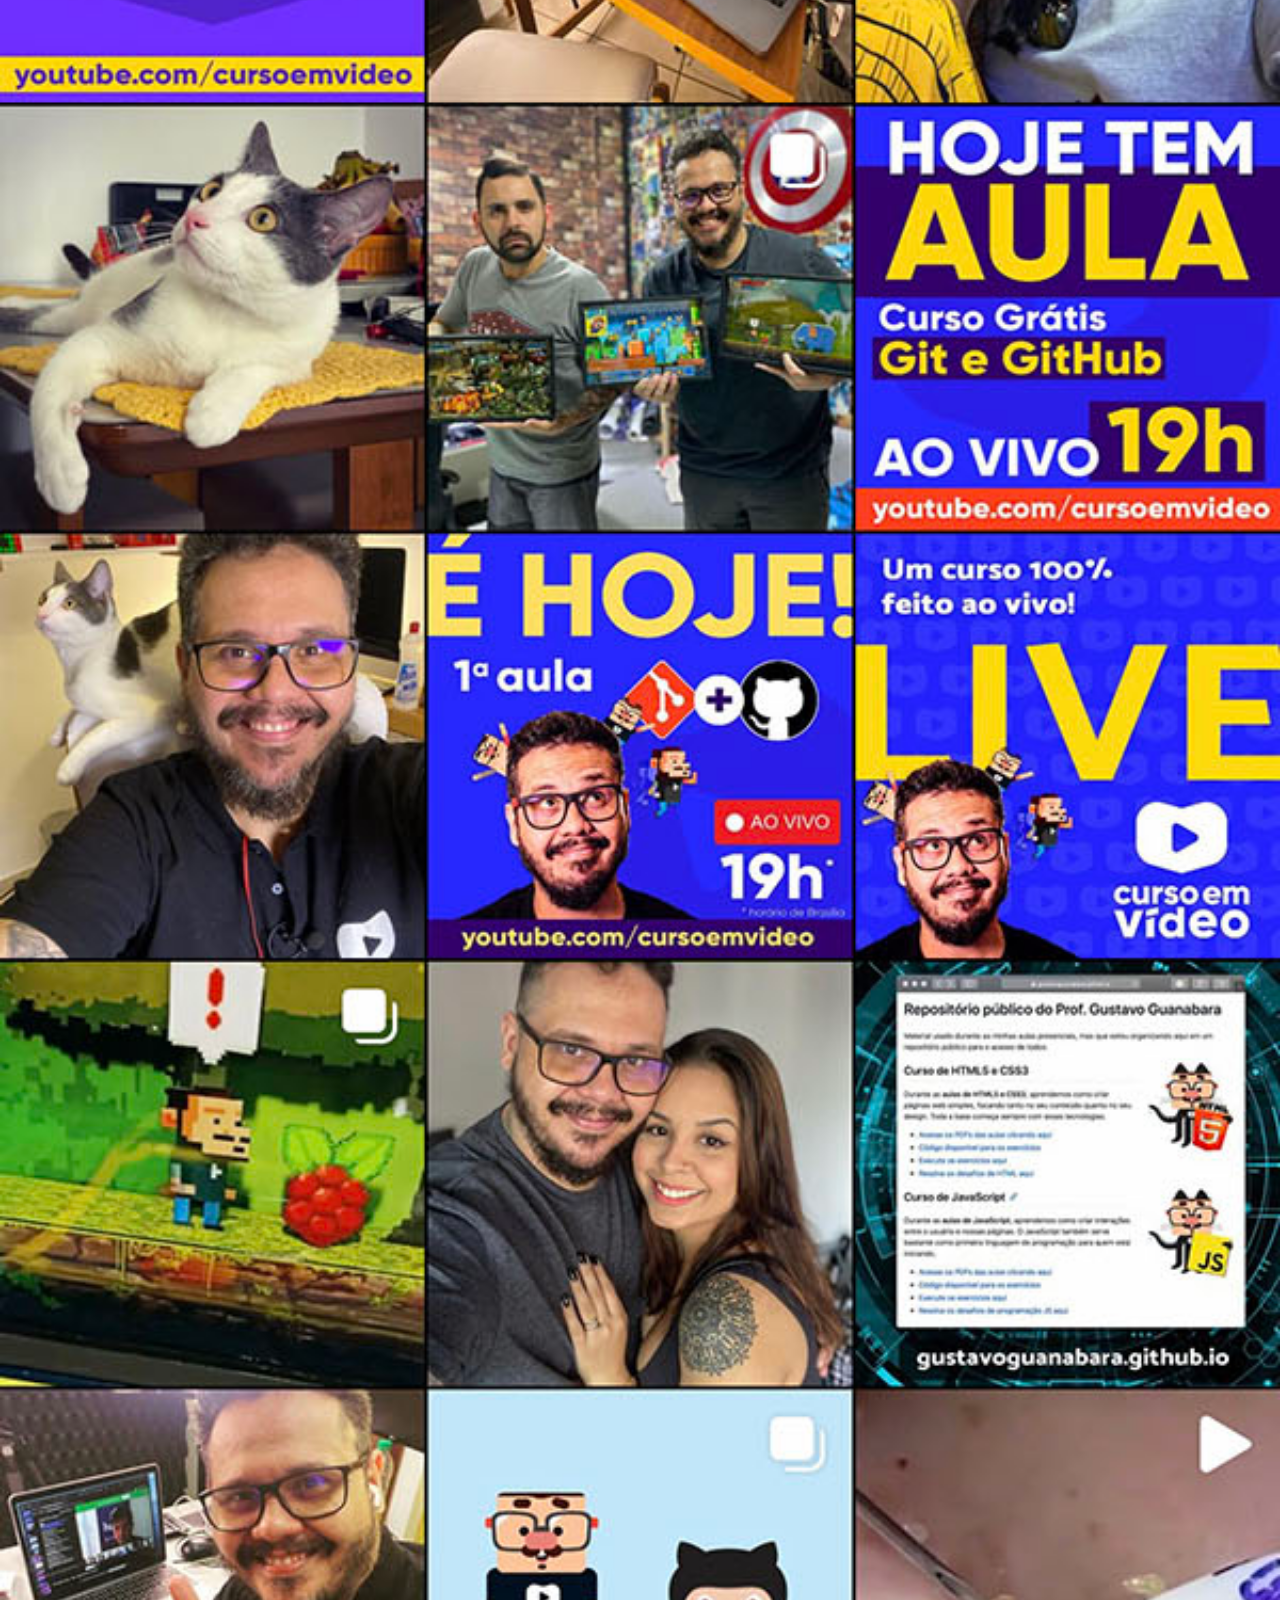
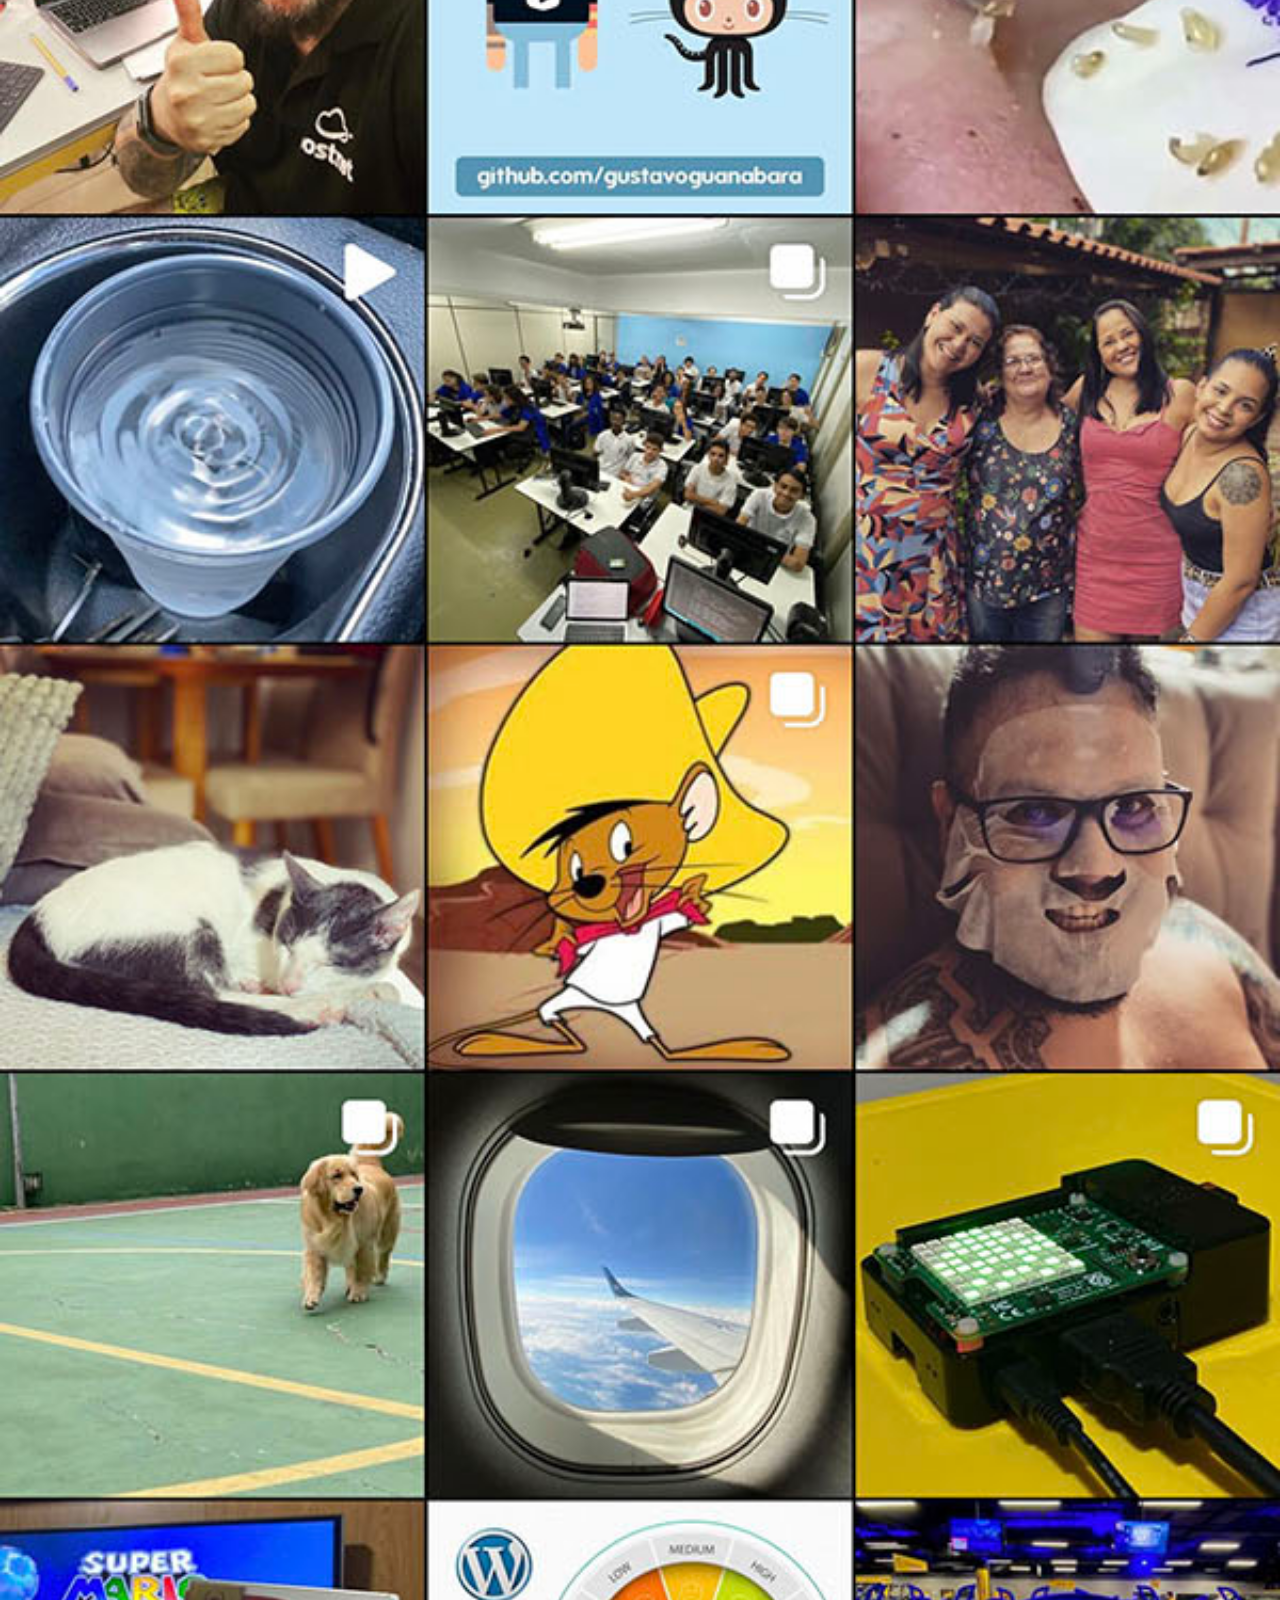
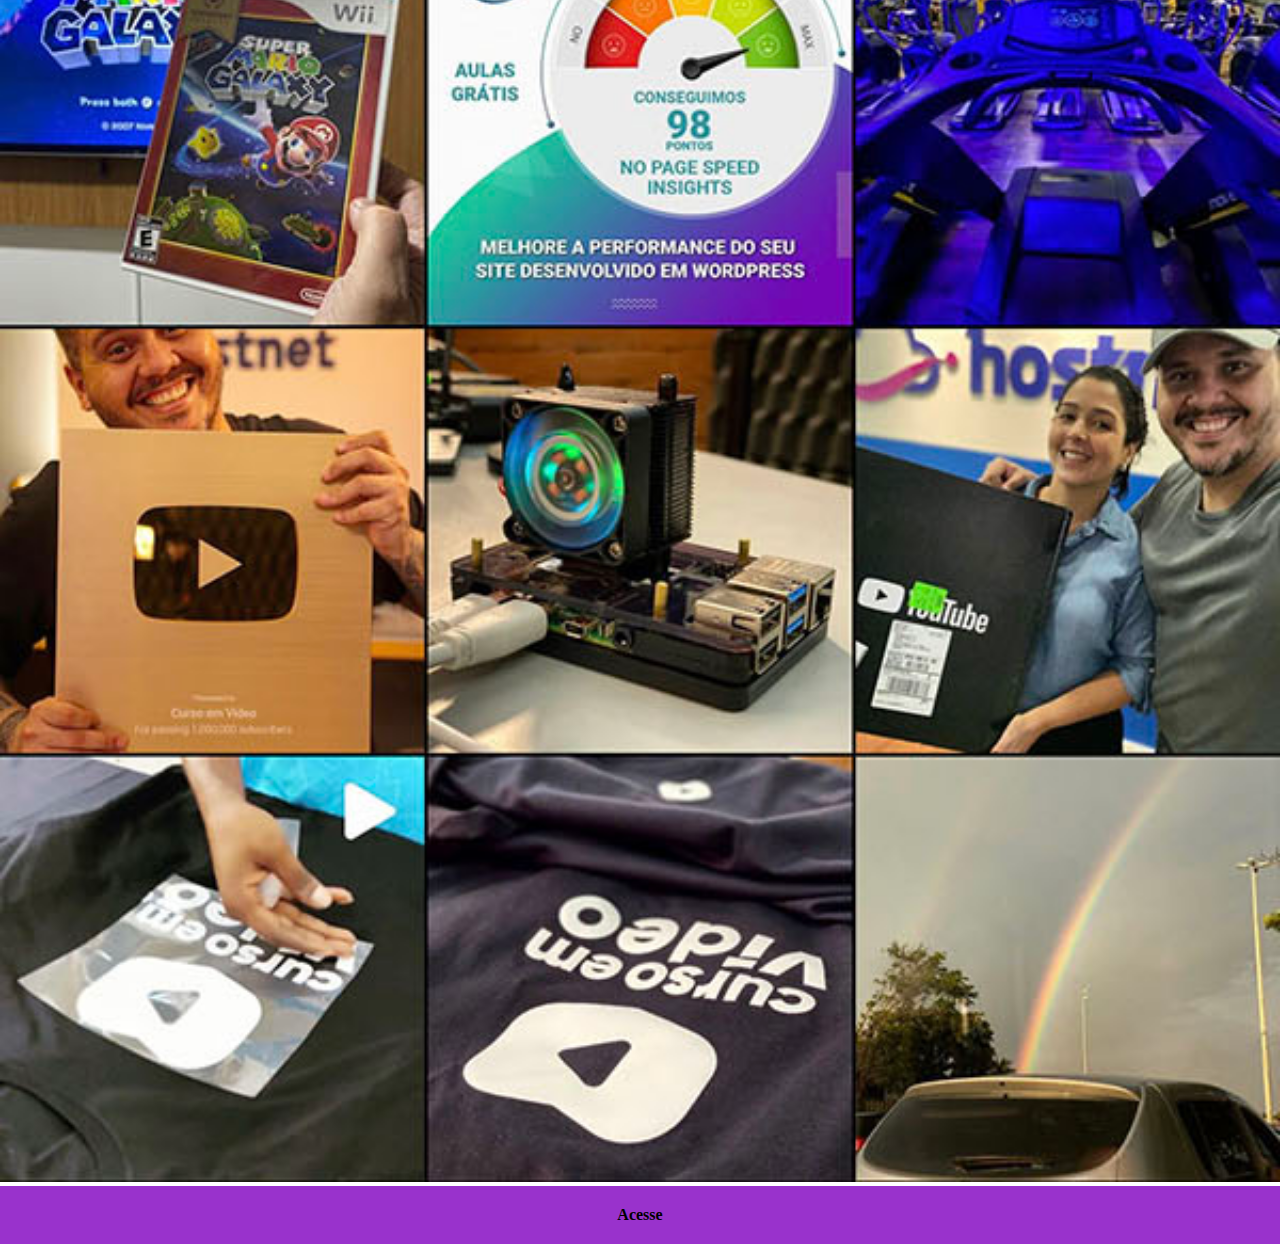
<file: instagram.html>
<!DOCTYPE html>
<html lang="en">

<head>
    <meta charset="UTF-8">
    <meta name="viewport" content="width=device-width, initial-scale=1.0">
    <title>Instagram</title>
    <link rel="stylesheet" href="estilo/social.css">
</head>

<body>

    <img src="imagens/tela-instagram.jpg" alt="">
    <a href="https://www.instagram.com/gustavoguanabara/" target="_blank">Acesse</a>

</body>

</html>
</file>
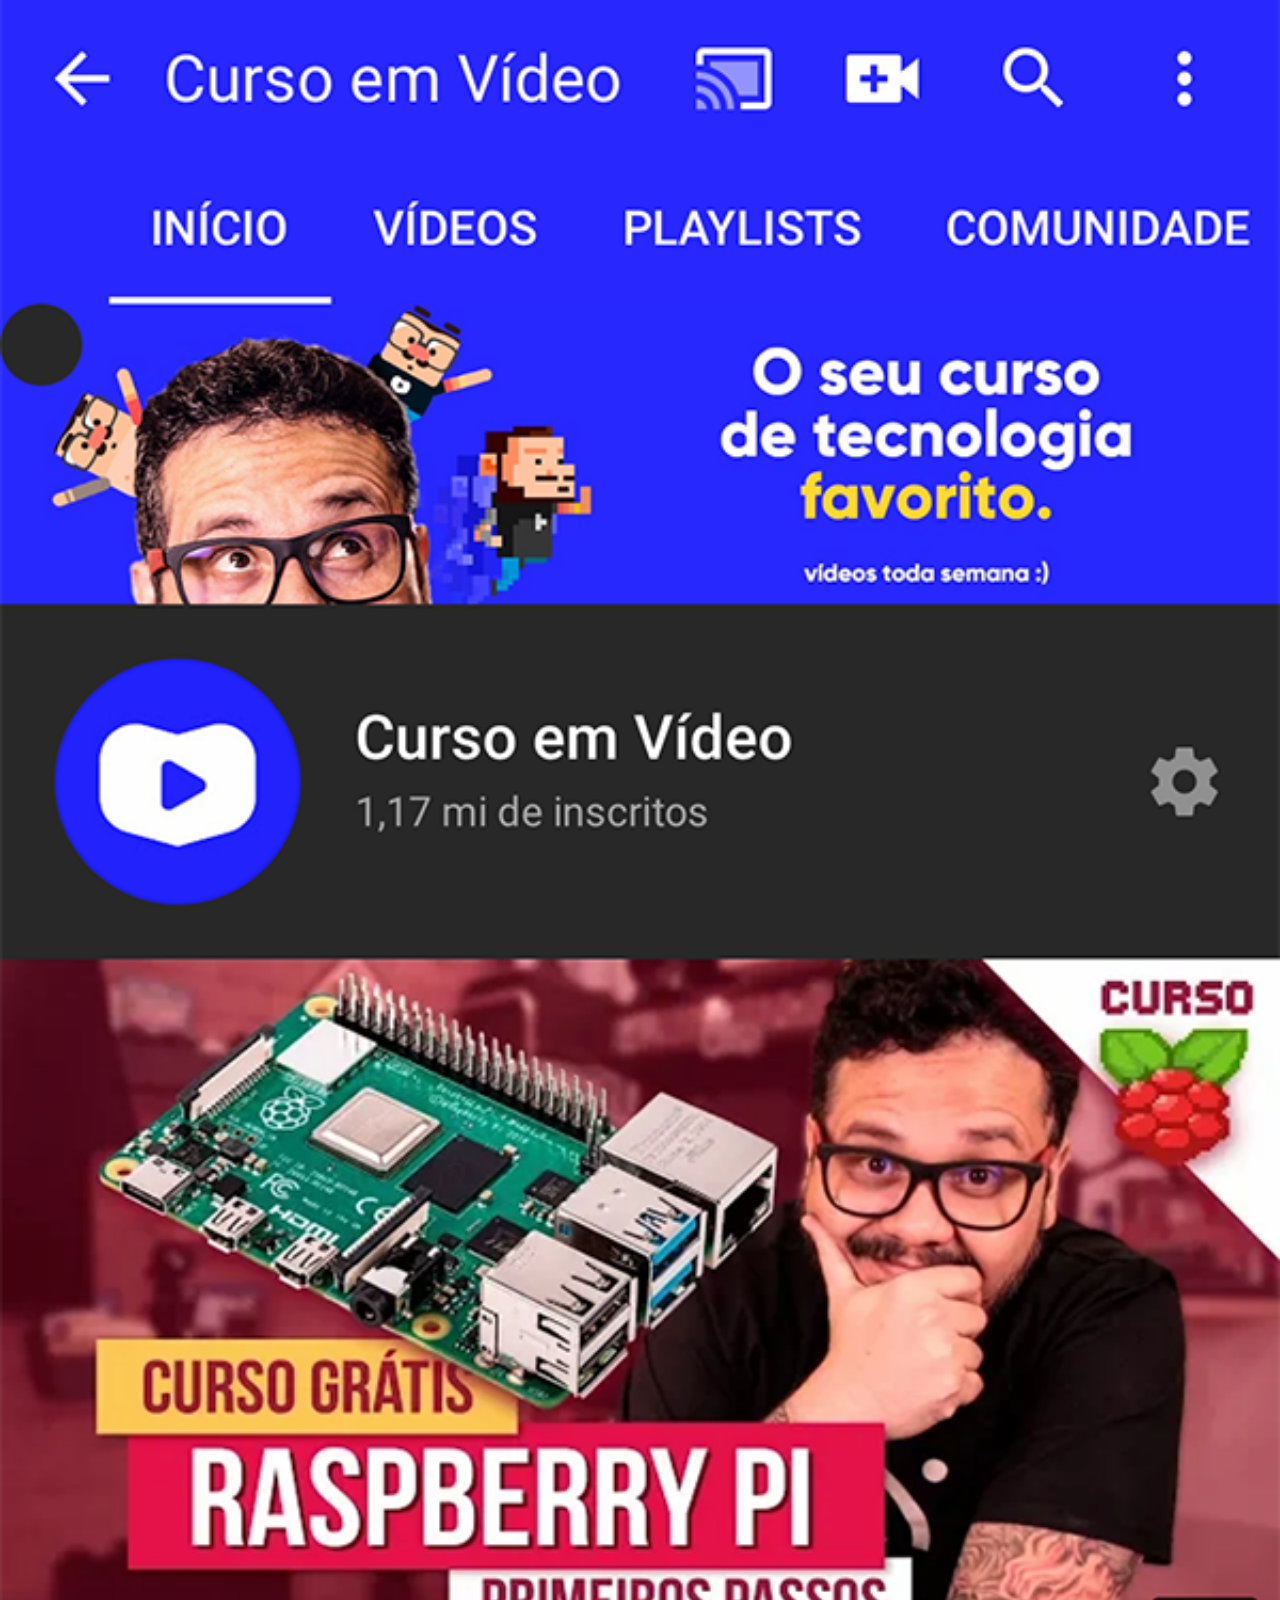
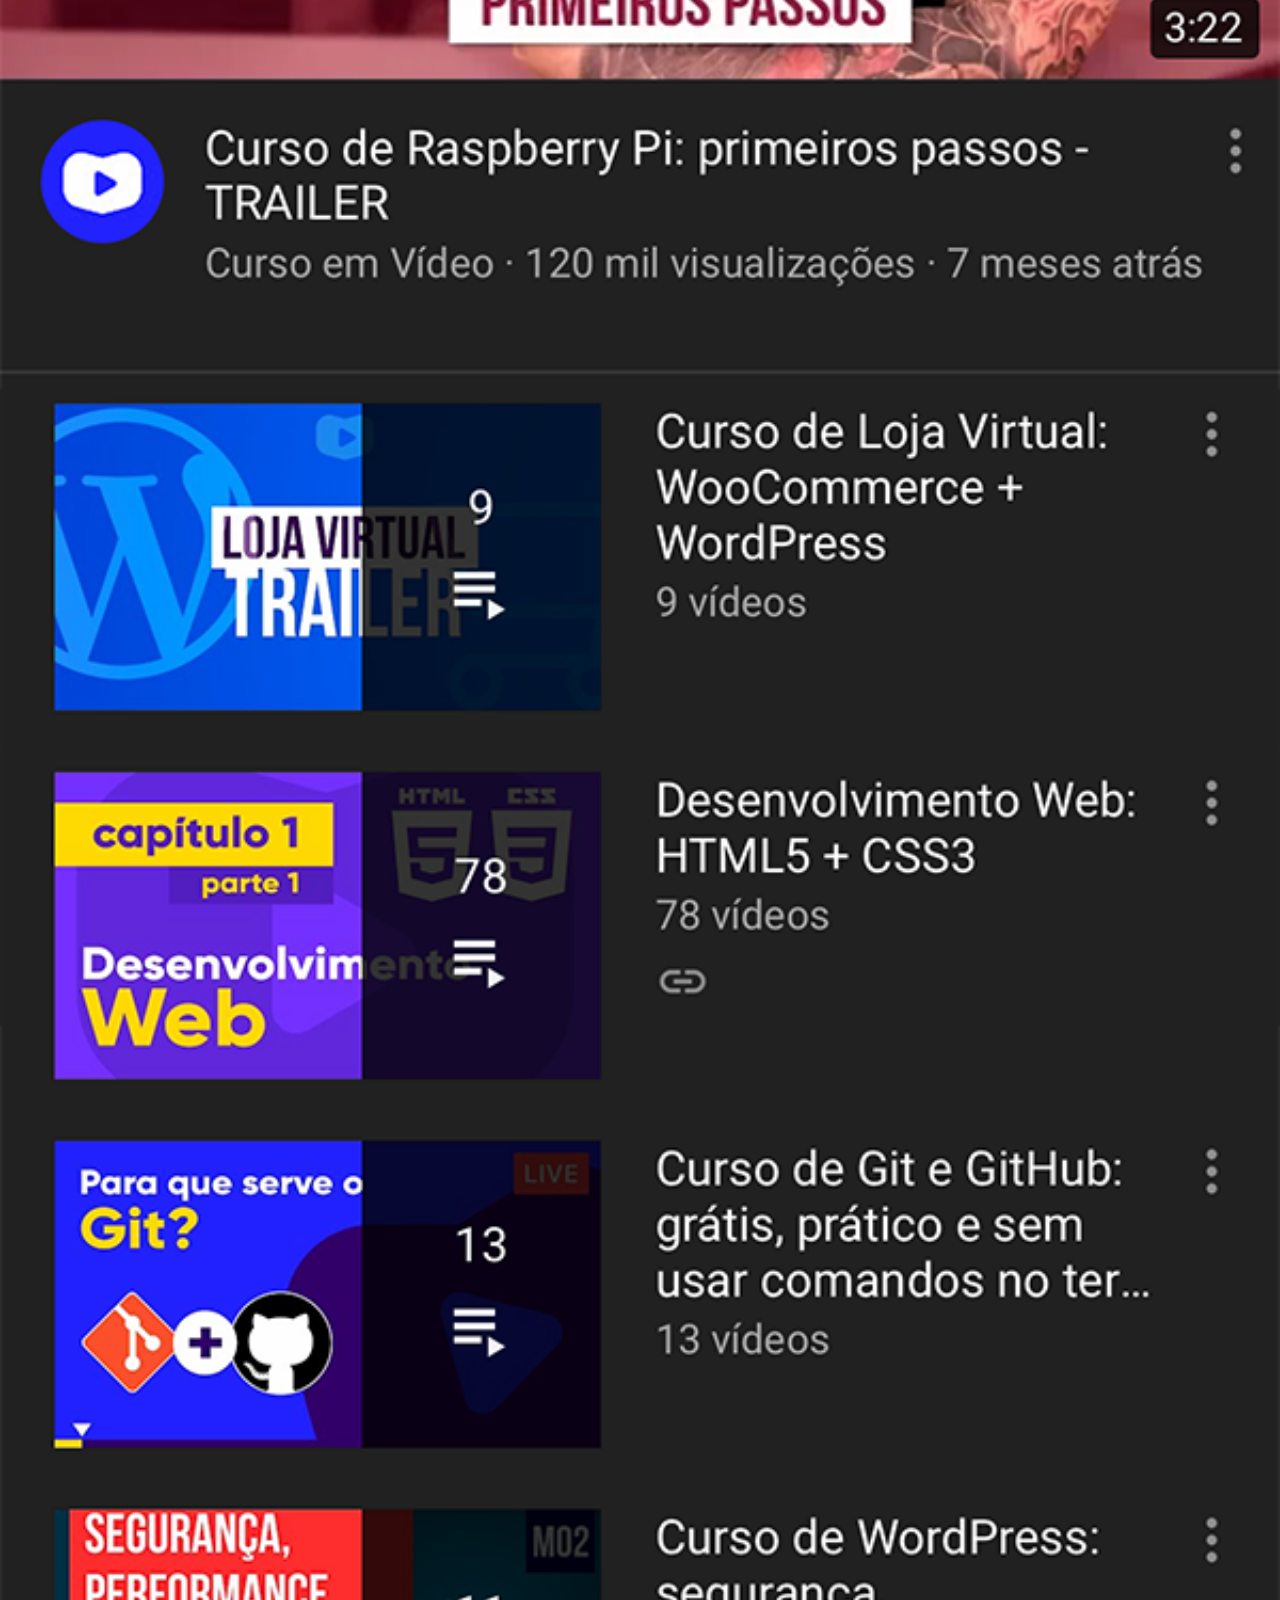
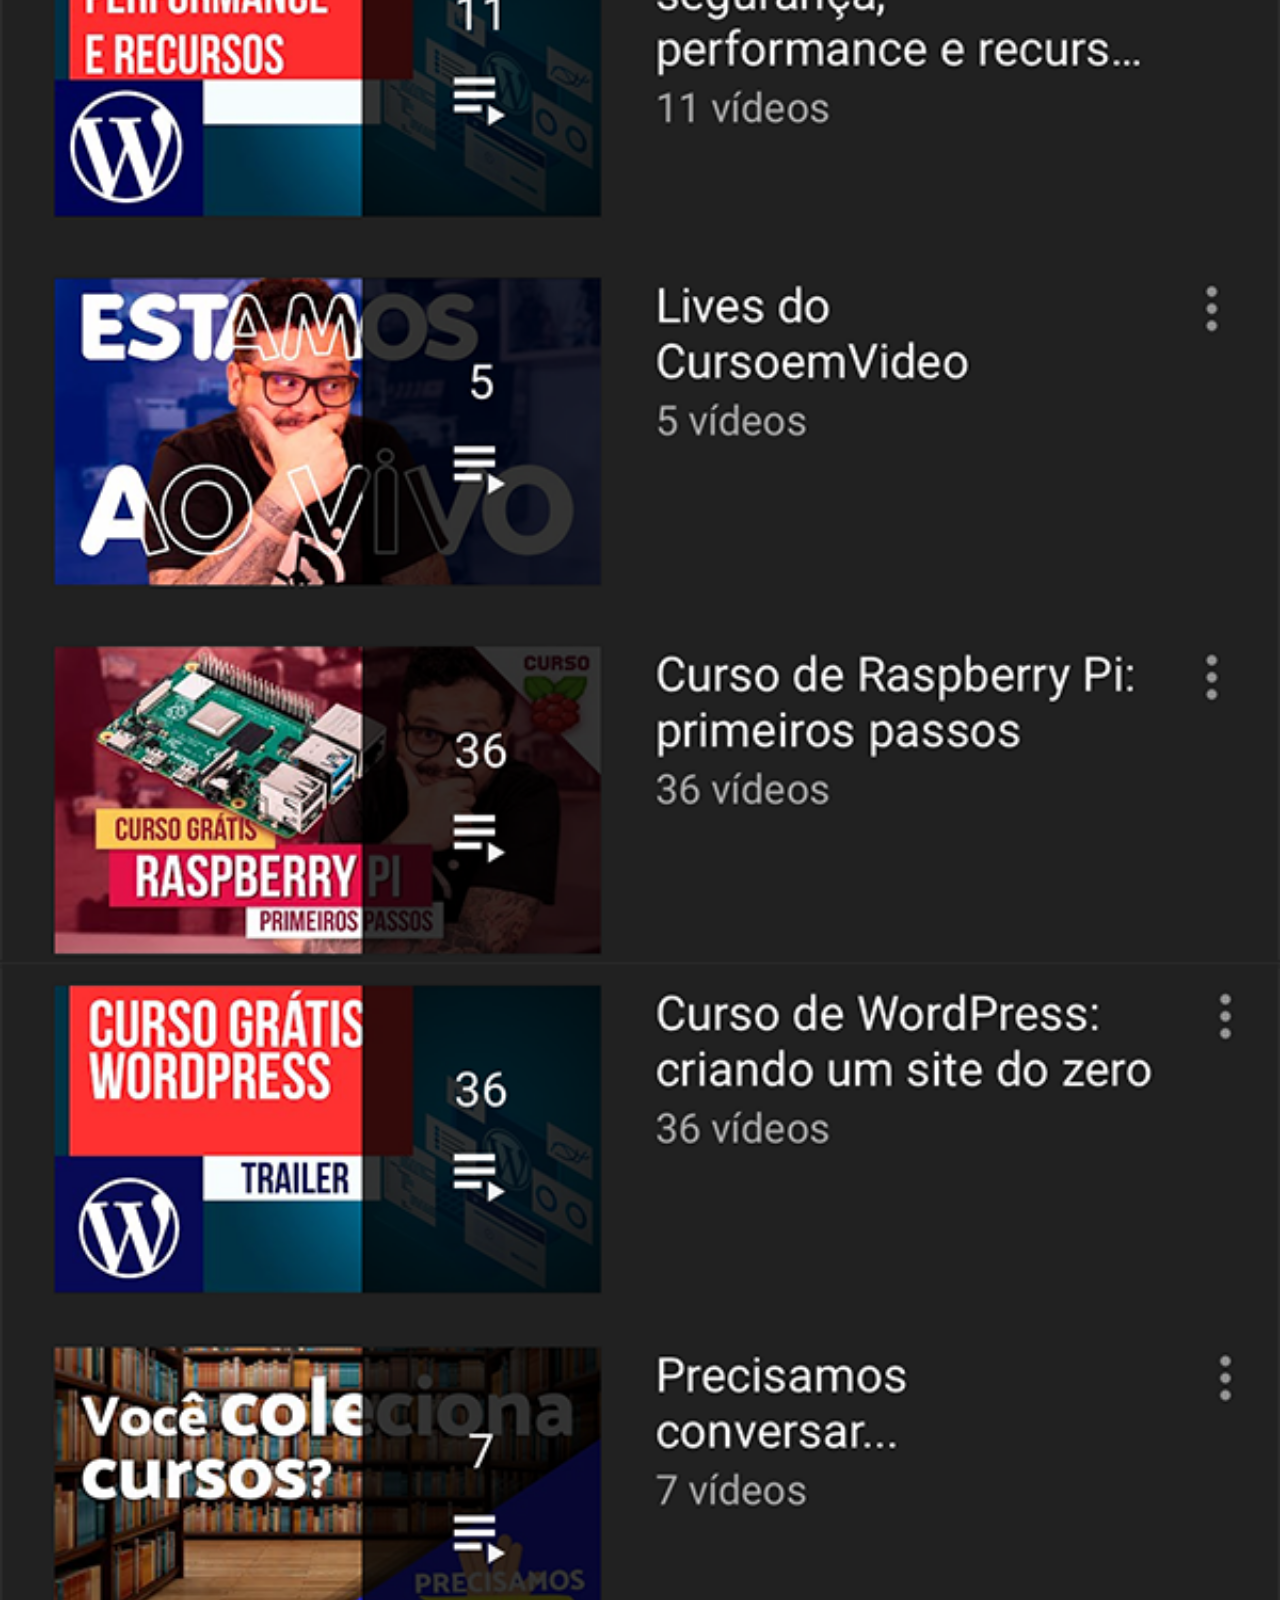
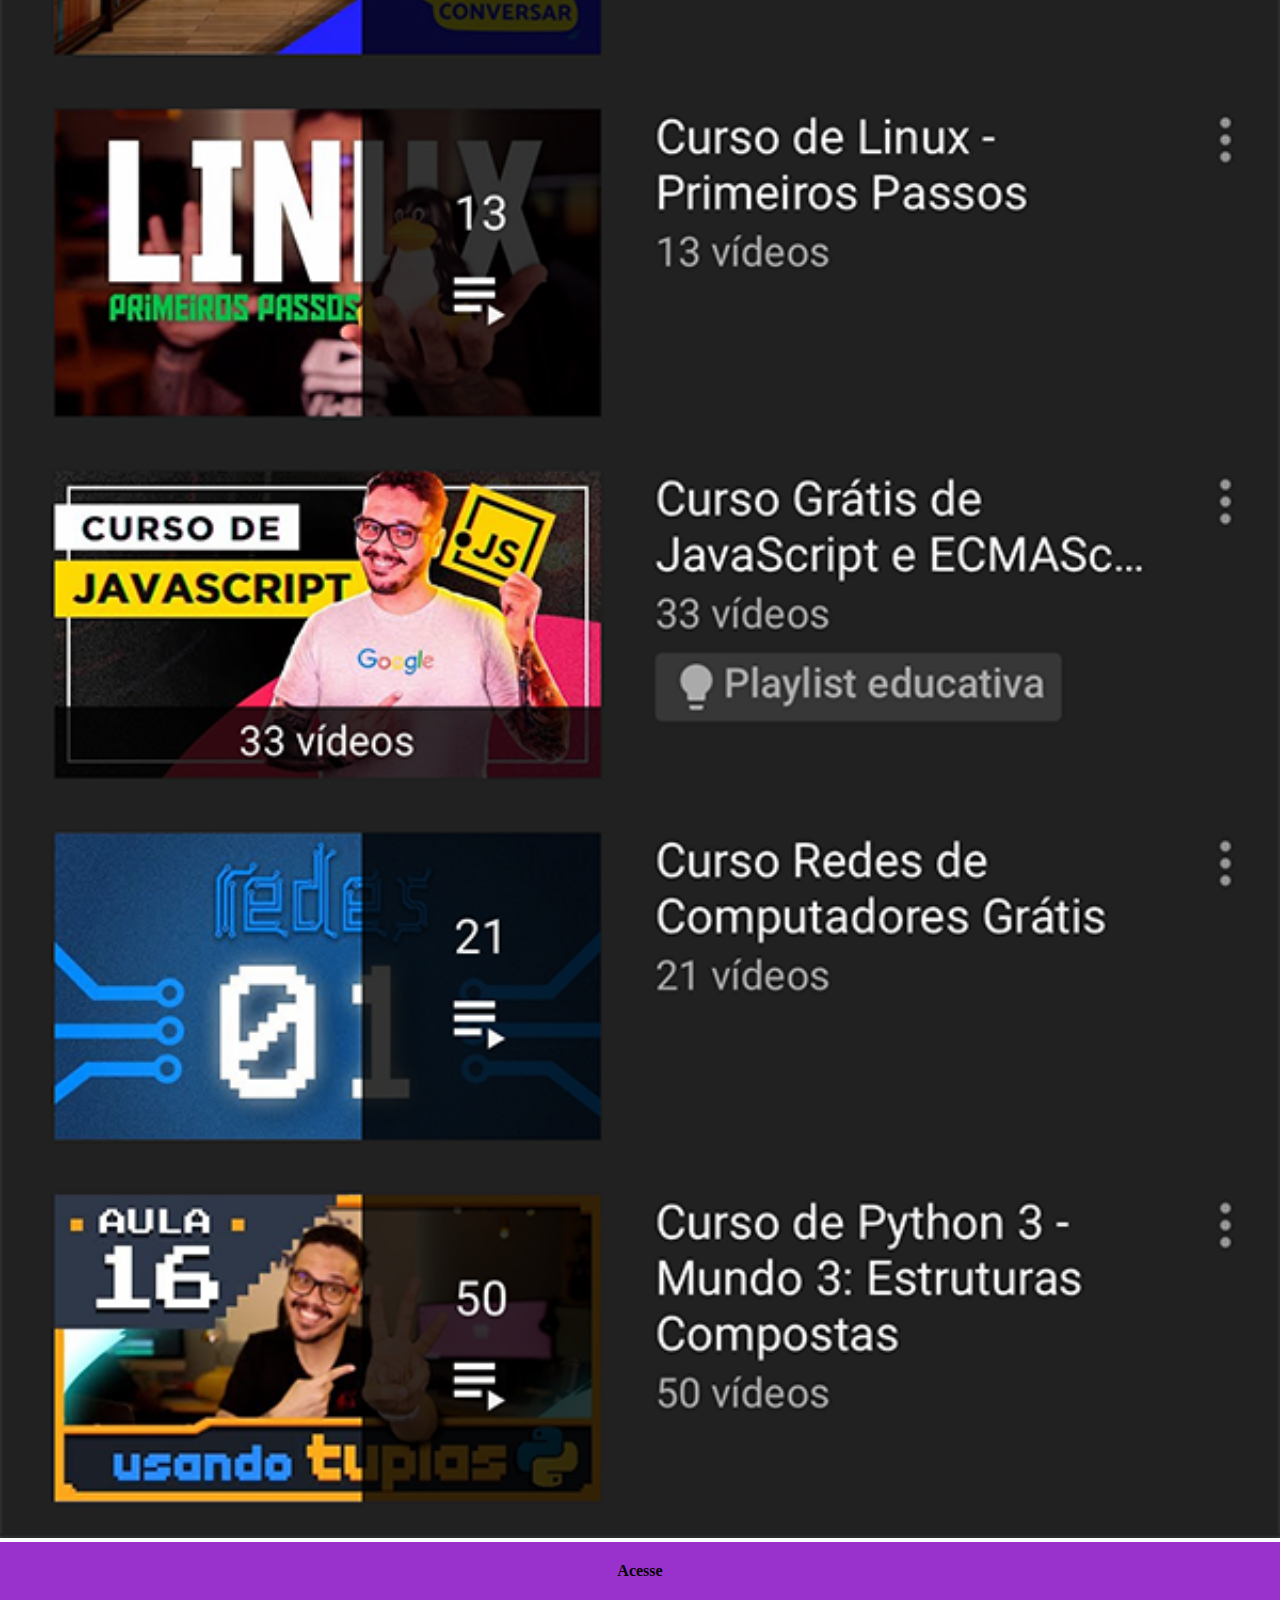
<file: youtube.html>
<!DOCTYPE html>
<html lang="en">

<head>
    <meta charset="UTF-8">
    <meta name="viewport" content="width=device-width, initial-scale=1.0">
    <title>Youtube</title>
    <link rel="stylesheet" href="estilo/social.css">
</head>

<body>
    <img src="imagens/tela-youtube.png" alt="">
    <a href="https://youtu.be/ar5UB2MxraE" target="_blank">Acesse</a>
</body>

</html>
</file>
<file: estilo/style.css>
@charset "UTF-8";



*{
    margin: 0;
    padding: 0;
    font-family: Arial, Helvetica, sans-serif;
}

html,body{
    height: 100vh;
    width: 100vw;
    background-color: black;
}

body{
    background: url(../imagens/fundo-madeira.jpg)no-repeat top center;
    background-size: cover;
    background-attachment: fixed;
}


main{
    height: 100vh;
    position: relative;
    
}


section#telefone{
    position: absolute;
    top: 50%;
    left: 50%;
    transform: translate(-50%, -50%);
    height: 630px;
    width: 311px;
    background:url(../imagens/frame-iphone.png);
}


iframe#tela{
    position: relative;
    left:23px;
    top:80px;
    width: 265px;
    height: 470px;
}

section#redes-sociais{
    text-align: right;
    display: grid;
}

section#redes-sociais img:hover{
    border: 2px solid rgba(255, 255, 255, 0.564);
    transform: translate(-3px , -3px);
    box-shadow: 5px 5px 10px black;
    transition: transform 0.5s;
}

section#redes-sociais img{
    width: 50px;
    margin: 10px;
    border-radius: 50%;
    box-shadow: 2px 2px 2px rgba(0, 0, 0, 0.438);
    box-sizing: border-box;
    
}
</file>
<file: estilo/social.css>
* {
    margin: 0px;
    padding: 0px;
}
::-webkit-scrollbar {
    height: 0px;
    width: 0px;
}
img {
    width: 100vw;
}
a {
    background-color: darkorchid;
    display: block;
    color: black;
    padding: 20px;
    text-align: center;
    font-weight: bolder;
    text-decoration: none;
}
a:hover{
    background-color: brown;
    font-family: 'Gill Sans', 'Gill Sans MT', Calibri, 
'Trebuchet MS', sans-serif;
}
</file>
